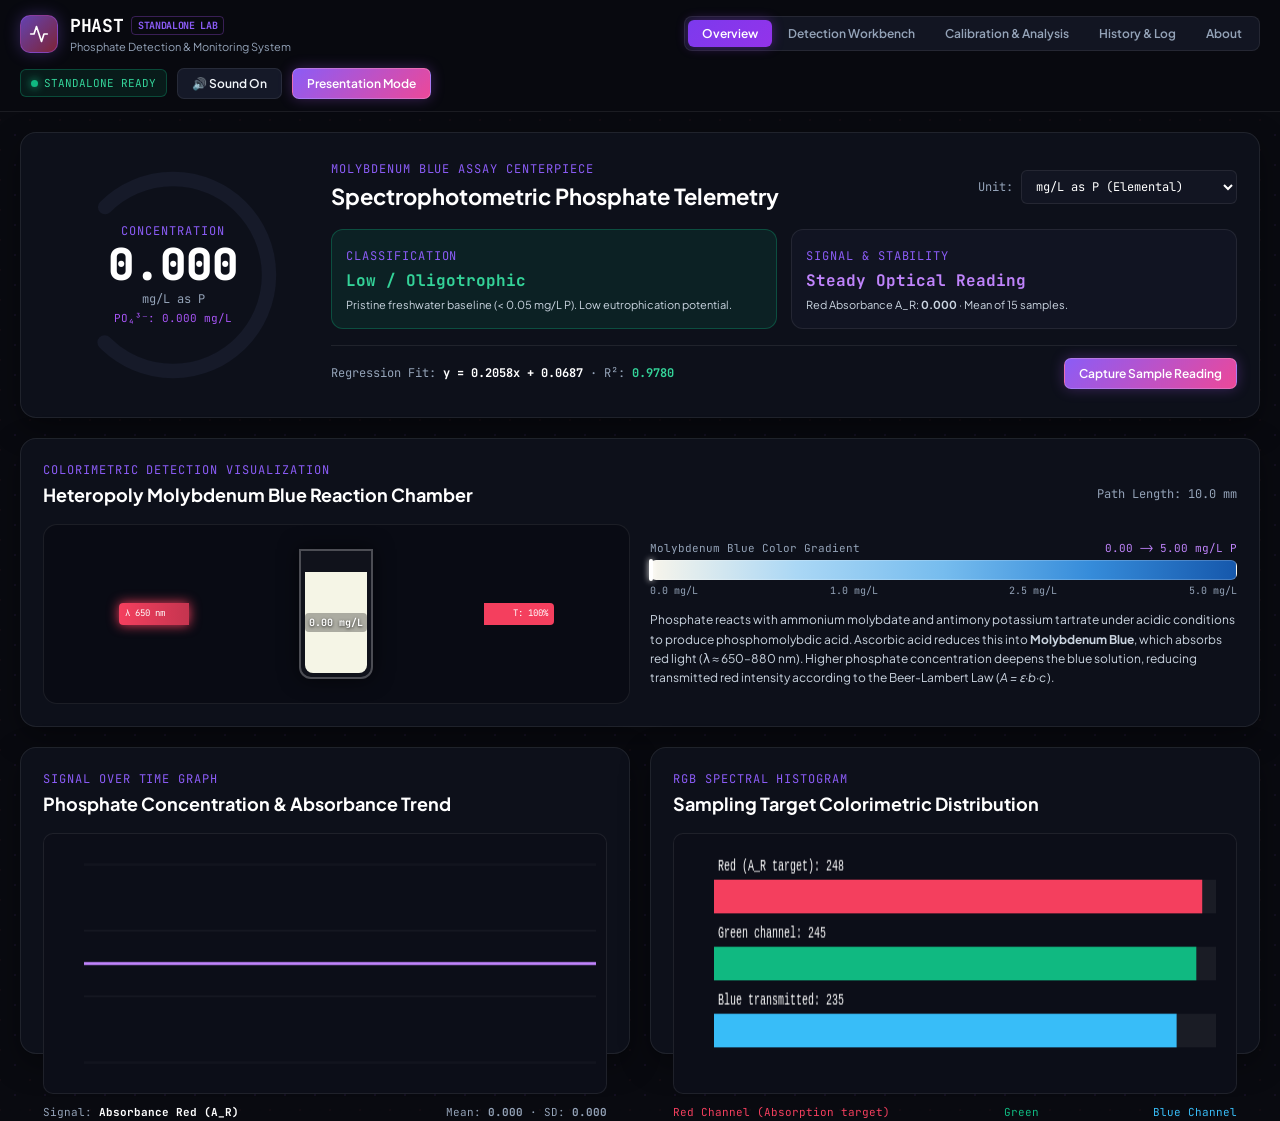
<file: phast_phosphate_colorimeter.html>
<!doctype html>
<html lang="en">
<head>
  <meta charset="utf-8">
  <meta name="viewport" content="width=device-width, initial-scale=1, viewport-fit=cover">
  <title>PHAST — Phosphate Detection and Monitoring System</title>
  <meta name="description" content="Scientific laboratory phosphate colorimeter platform with spectrophotometric calibration, molybdenum blue analysis, and environmental monitoring telemetry.">
  <link rel="preconnect" href="https://fonts.googleapis.com">
  <link rel="preconnect" href="https://fonts.gstatic.com" crossorigin>
  <link href="https://fonts.googleapis.com/css2?family=JetBrains+Mono:wght@400;500;600;700&family=Plus+Jakarta+Sans:wght@400;500;600;700;800&display=swap" rel="stylesheet">
  <style>
    :root {
      --bg: #090a10;
      --card: rgba(15, 18, 29, 0.85);
      --card-border: rgba(255, 255, 255, 0.08);
      --tx: #f1f5f9;
      --mu: #94a3b8;
      --ac-purple: #8b5cf6;
      --ac-violet: #a855f7;
      --ac-red: #f43f5e;
      --ac-rose: #ef4444;
      --ac-cyan: #06b6d4;
      --ac-emerald: #10b981;
      --ac-amber: #f59e0b;
      --font-sans: 'Plus Jakarta Sans', system-ui, -apple-system, sans-serif;
      --font-mono: 'JetBrains Mono', ui-monospace, monospace;
    }
    * { box-sizing: border-box; margin: 0; padding: 0; }
    body {
      background-color: var(--bg);
      color: var(--tx);
      font-family: var(--font-sans);
      font-size: 14px;
      line-height: 1.5;
      min-height: 100vh;
      background-image: radial-gradient(rgba(168, 85, 247, 0.07) 1px, transparent 1px),
                        radial-gradient(rgba(244, 63, 94, 0.04) 1px, transparent 1px);
      background-size: 30px 30px;
      background-position: 0 0, 15px 15px;
    }
    .font-mono { font-family: var(--font-mono); font-variant-numeric: tabular-nums; }
    header {
      position: sticky;
      top: 0;
      z-index: 50;
      background: rgba(9, 10, 16, 0.95);
      backdrop-filter: blur(12px);
      border-bottom: 1px solid var(--card-border);
      padding: 12px 20px;
    }
    .header-inner {
      max-width: 1400px;
      margin: 0 auto;
      display: flex;
      flex-wrap: wrap;
      align-items: center;
      justify-content: space-between;
      gap: 12px;
    }
    .brand {
      display: flex;
      align-items: center;
      gap: 12px;
    }
    .brand-icon {
      width: 38px;
      height: 38px;
      border-radius: 10px;
      background: linear-gradient(135deg, rgba(139,92,246,0.7), rgba(244,63,94,0.5));
      border: 1px solid rgba(168,85,247,0.4);
      display: flex;
      align-items: center;
      justify-content: center;
      box-shadow: 0 0 16px rgba(139,92,246,0.3);
    }
    .brand-text h1 {
      font-family: var(--font-mono);
      font-size: 18px;
      font-weight: 700;
      letter-spacing: -0.02em;
      color: #fff;
      display: flex;
      align-items: center;
      gap: 8px;
    }
    .brand-text p {
      font-size: 11px;
      color: var(--mu);
    }
    .nav-tabs {
      display: flex;
      background: #121522;
      border: 1px solid var(--card-border);
      border-radius: 8px;
      padding: 3px;
      gap: 2px;
    }
    .nav-btn {
      background: transparent;
      border: none;
      color: var(--mu);
      font-family: var(--font-sans);
      font-size: 12px;
      font-weight: 600;
      padding: 6px 14px;
      border-radius: 6px;
      cursor: pointer;
      transition: all 0.2s;
      white-space: nowrap;
    }
    .nav-btn:hover { color: #fff; background: rgba(255,255,255,0.05); }
    .nav-btn.active {
      background: linear-gradient(135deg, #7c3aed, #9333ea);
      color: #fff;
      box-shadow: 0 0 12px rgba(147,51,234,0.4);
    }
    .header-actions {
      display: flex;
      align-items: center;
      gap: 10px;
    }
    .status-badge {
      font-family: var(--font-mono);
      font-size: 11px;
      padding: 5px 10px;
      border-radius: 6px;
      display: flex;
      align-items: center;
      gap: 6px;
      background: rgba(16, 185, 129, 0.1);
      border: 1px solid rgba(16, 185, 129, 0.3);
      color: #34d399;
    }
    .status-dot {
      width: 7px;
      height: 7px;
      border-radius: 50%;
      background: #10b981;
      box-shadow: 0 0 8px #10b981;
    }
    .btn {
      font-family: var(--font-sans);
      font-size: 12px;
      font-weight: 600;
      padding: 7px 14px;
      border-radius: 7px;
      border: 1px solid var(--card-border);
      background: #151928;
      color: var(--tx);
      cursor: pointer;
      transition: all 0.2s;
      display: inline-flex;
      align-items: center;
      gap: 6px;
      text-decoration: none;
    }
    .btn:hover { background: #1c2237; border-color: rgba(255,255,255,0.15); }
    .btn-primary {
      background: linear-gradient(135deg, #8b5cf6, #ec4899);
      border-color: rgba(255,255,255,0.2);
      color: #fff;
      box-shadow: 0 0 14px rgba(168,85,247,0.3);
    }
    .btn-primary:hover {
      box-shadow: 0 0 20px rgba(168,85,247,0.5);
    }
    .btn-danger {
      background: rgba(244,63,94,0.15);
      border-color: rgba(244,63,94,0.3);
      color: #fb7185;
    }
    .btn-danger:hover { background: rgba(244,63,94,0.25); }

    main {
      max-width: 1400px;
      margin: 0 auto;
      padding: 20px;
    }
    .glass-card {
      background: var(--card);
      border: 1px solid var(--card-border);
      border-radius: 16px;
      padding: 22px;
      margin-bottom: 20px;
      backdrop-filter: blur(10px);
      box-shadow: 0 10px 30px rgba(0,0,0,0.35);
      position: relative;
    }
    .card-title {
      font-family: var(--font-mono);
      font-size: 12px;
      text-transform: uppercase;
      letter-spacing: 0.08em;
      color: var(--ac-purple);
      margin-bottom: 2px;
    }
    .card-head {
      font-size: 18px;
      font-weight: 700;
      color: #fff;
      margin-bottom: 16px;
      display: flex;
      justify-content: space-between;
      align-items: center;
    }

    /* Main Centerpiece */
    .centerpiece-grid {
      display: grid;
      grid-template-columns: 260px 1fr;
      gap: 28px;
      align-items: center;
    }
    @media (max-width: 900px) {
      .centerpiece-grid { grid-template-columns: 1fr; }
    }
    .gauge-wrapper {
      position: relative;
      width: 240px;
      height: 240px;
      margin: 0 auto;
      display: flex;
      align-items: center;
      justify-content: center;
    }
    .gauge-svg {
      width: 100%;
      height: 100%;
      transform: rotate(-135deg);
    }
    .gauge-bg {
      fill: none;
      stroke: #161a29;
      stroke-width: 12;
      stroke-linecap: round;
    }
    .gauge-fill {
      fill: none;
      stroke: url(#gaugeGrad);
      stroke-width: 12;
      stroke-linecap: round;
      transition: stroke-dashoffset 0.6s ease;
      filter: drop-shadow(0 0 10px rgba(168,85,247,0.6));
    }
    .gauge-center {
      position: absolute;
      text-align: center;
      pointer-events: none;
    }
    .gauge-val {
      font-family: var(--font-mono);
      font-size: 44px;
      font-weight: 800;
      color: #fff;
      line-height: 1;
    }
    .gauge-unit {
      font-family: var(--font-mono);
      font-size: 12px;
      color: var(--mu);
      margin-top: 4px;
    }
    .centerpiece-info {
      display: flex;
      flex-direction: column;
      gap: 16px;
    }
    .banner-grid {
      display: grid;
      grid-template-columns: repeat(auto-fit, minmax(220px, 1fr));
      gap: 14px;
    }
    .banner-box {
      padding: 14px;
      border-radius: 12px;
      background: #111422;
      border: 1px solid var(--card-border);
    }
    .banner-box.alert {
      background: rgba(244,63,94,0.1);
      border-color: rgba(244,63,94,0.3);
    }
    .banner-box.safe {
      background: rgba(16,185,129,0.1);
      border-color: rgba(16,185,129,0.3);
    }
    .banner-box.mod {
      background: rgba(168,85,247,0.1);
      border-color: rgba(168,85,247,0.3);
    }

    /* Cuvette Graphic */
    .cuvette-flex {
      display: grid;
      grid-template-columns: 1fr 1fr;
      gap: 20px;
      align-items: center;
    }
    @media (max-width: 800px) {
      .cuvette-flex { grid-template-columns: 1fr; }
    }
    .cuvette-chamber {
      background: #090b14;
      border: 1px solid var(--card-border);
      border-radius: 14px;
      padding: 20px;
      display: flex;
      align-items: center;
      justify-content: space-around;
      position: relative;
      overflow: hidden;
      height: 180px;
    }
    .cuvette-tube {
      width: 74px;
      height: 130px;
      border: 2px solid rgba(255,255,255,0.25);
      border-radius: 0 0 12px 12px;
      background: rgba(255,255,255,0.03);
      position: relative;
      display: flex;
      flex-direction: column;
      justify-content: flex-end;
      padding: 4px;
      box-shadow: 0 0 20px rgba(0,0,0,0.6);
    }
    .cuvette-liquid {
      width: 100%;
      height: 85%;
      border-radius: 0 0 8px 8px;
      transition: all 0.5s;
      position: relative;
      display: flex;
      align-items: center;
      justify-content: center;
    }
    .cuvette-beam-in {
      width: 70px;
      height: 22px;
      background: linear-gradient(to right, #f43f5e, rgba(244,63,94,0.8));
      border-radius: 4px 0 0 4px;
      box-shadow: 0 0 12px #f43f5e;
      display: flex;
      align-items: center;
      padding-left: 6px;
      font-size: 9px;
      font-family: var(--font-mono);
      color: #fff;
    }
    .cuvette-beam-out {
      width: 70px;
      height: 22px;
      border-radius: 0 4px 4px 0;
      transition: all 0.5s;
      display: flex;
      align-items: center;
      justify-content: flex-end;
      padding-right: 6px;
      font-size: 9px;
      font-family: var(--font-mono);
      color: #fff;
    }

    /* Grids & Tables */
    .grid-2 { display: grid; grid-template-columns: 1fr 1fr; gap: 20px; }
    .grid-3 { display: grid; grid-template-columns: repeat(auto-fit, minmax(280px, 1fr)); gap: 16px; }
    .grid-6 { display: grid; grid-template-columns: repeat(auto-fit, minmax(140px, 1fr)); gap: 10px; }
    @media (max-width: 900px) {
      .grid-2 { grid-template-columns: 1fr; }
    }
    .tele-cell {
      background: #111422;
      border: 1px solid var(--card-border);
      border-radius: 10px;
      padding: 12px;
      display: flex;
      flex-direction: column;
      justify-content: space-between;
    }
    .tele-cell span {
      font-family: var(--font-mono);
      font-size: 11px;
      color: var(--mu);
    }
    .tele-cell b {
      font-family: var(--font-mono);
      font-size: 20px;
      color: #fff;
      margin: 4px 0;
    }
    table {
      width: 100%;
      border-collapse: collapse;
      font-family: var(--font-mono);
      font-size: 12px;
    }
    th {
      background: #111424;
      color: var(--mu);
      font-weight: 600;
      text-align: left;
      padding: 10px 12px;
      border-bottom: 1px solid var(--card-border);
    }
    td {
      padding: 9px 12px;
      border-bottom: 1px solid rgba(255,255,255,0.04);
    }
    tr:hover td { background: rgba(255,255,255,0.02); }

    /* Canvas Viewport */
    .canvas-wrap {
      position: relative;
      background: #000;
      border: 1px solid var(--card-border);
      border-radius: 12px;
      overflow: hidden;
      aspect-ratio: 4/3;
      display: flex;
      align-items: center;
      justify-content: center;
    }
    canvas { width: 100%; height: 100%; display: block; }
    .row { display: flex; flex-wrap: wrap; gap: 8px; align-items: center; margin-top: 10px; }
    select, input[type=text], input[type=number] {
      background: #121522;
      border: 1px solid var(--card-border);
      color: #fff;
      font-family: var(--font-mono);
      font-size: 12px;
      padding: 7px 10px;
      border-radius: 6px;
      outline: none;
    }
    select:focus, input:focus { border-color: var(--ac-purple); }
    textarea {
      width: 100%;
      height: 90px;
      background: #0b0d18;
      border: 1px solid var(--card-border);
      color: #94a3b8;
      font-family: var(--font-mono);
      font-size: 11px;
      border-radius: 8px;
      padding: 10px;
      outline: none;
      resize: vertical;
    }

    /* Modal */
    .modal-overlay {
      position: fixed;
      inset: 0;
      background: rgba(0,0,0,0.85);
      backdrop-filter: blur(8px);
      z-index: 100;
      display: none;
      align-items: center;
      justify-content: center;
      padding: 20px;
    }
    .modal-content {
      background: #0f1220;
      border: 1px solid var(--card-border);
      border-radius: 16px;
      max-width: 800px;
      width: 100%;
      max-height: 90vh;
      overflow-y: auto;
      padding: 24px;
    }
    .hidden { display: none !important; }
  </style>
</head>
<body>

  <!-- Header -->
  <header>
    <div class="header-inner">
      <div class="brand">
        <div class="brand-icon">
          <svg width="20" height="20" viewBox="0 0 24 24" fill="none" stroke="#fff" stroke-width="2" stroke-linecap="round" stroke-linejoin="round"><path d="M22 12h-4l-3 9L9 3l-3 9H2"/></svg>
        </div>
        <div class="brand-text">
          <h1>PHAST <span style="font-size:10px; color:var(--ac-purple); border:1px solid rgba(168,85,247,0.3); padding:1px 6px; border-radius:4px;">STANDALONE LAB</span></h1>
          <p>Phosphate Detection & Monitoring System</p>
        </div>
      </div>

      <nav class="nav-tabs">
        <button class="nav-btn active" onclick="switchTab('overview')">Overview</button>
        <button class="nav-btn" onclick="switchTab('detection')">Detection Workbench</button>
        <button class="nav-btn" onclick="switchTab('analysis')">Calibration & Analysis</button>
        <button class="nav-btn" onclick="switchTab('history')">History & Log</button>
        <button class="nav-btn" onclick="switchTab('about')">About</button>
      </nav>

      <div class="header-actions">
        <div class="status-badge">
          <div class="status-dot"></div>
          <span id="sysStatusText">STANDALONE READY</span>
        </div>
        <button class="btn" id="audioToggle" onclick="toggleAudio()" title="Sound alerts">
          <span id="audioIcon">🔊 Sound On</span>
        </button>
        <button class="btn btn-primary" onclick="togglePresentation()">Presentation Mode</button>
      </div>
    </div>
  </header>

  <main>
    <!-- TAB 1: OVERVIEW -->
    <div id="tab-overview">
      <!-- Main Visual Centerpiece -->
      <section class="glass-card">
        <div class="centerpiece-grid">
          <!-- Circular Radial Progress Gauge -->
          <div class="gauge-wrapper">
            <svg class="gauge-svg" viewBox="0 0 200 200">
              <defs>
                <linearGradient id="gaugeGrad" x1="0%" y1="0%" x2="100%" y2="100%">
                  <stop offset="0%" stop-color="#8b5cf6" />
                  <stop offset="60%" stop-color="#a855f7" />
                  <stop offset="100%" stop-color="#f43f5e" />
                </linearGradient>
              </defs>
              <circle class="gauge-bg" cx="100" cy="100" r="80" stroke-dasharray="377 502" />
              <circle class="gauge-fill" id="gaugeArc" cx="100" cy="100" r="80" stroke-dasharray="377 502" stroke-dashoffset="377" />
            </svg>
            <div class="gauge-center">
              <div class="card-title">CONCENTRATION</div>
              <div class="gauge-val" id="dispVal">0.000</div>
              <div class="gauge-unit" id="dispUnit">mg/L as P</div>
              <div style="font-size:11px; font-family:var(--font-mono); color:#a855f7; margin-top:2px;" id="dispEquiv">PO₄³⁻: 0.000</div>
            </div>
          </div>

          <!-- Telemetry & Actions -->
          <div class="centerpiece-info">
            <div style="display:flex; justify-content:space-between; align-items:center; flex-wrap:wrap; gap:10px;">
              <div>
                <div class="card-title">MOLYBDENUM BLUE ASSAY CENTERPIECE</div>
                <h2 style="font-size:22px; font-weight:700; color:#fff;">Spectrophotometric Phosphate Telemetry</h2>
              </div>
              <div style="display:flex; align-items:center; gap:8px;">
                <label style="font-size:12px; color:var(--mu); font-family:var(--font-mono);">Unit:</label>
                <select id="unitSelect" onchange="changeUnit(this.value)">
                  <option value="P">mg/L as P (Elemental)</option>
                  <option value="PO4">mg/L as PO₄³⁻ (Phosphate)</option>
                  <option value="pct">% w/v as P</option>
                  <option value="fs">% of Top Standard</option>
                  <option value="ww">% w/w as P (per Mass)</option>
                  <option value="mgg">mg/g as P (per Mass)</option>
                </select>
              </div>
            </div>

            <div class="banner-grid">
              <div class="banner-box safe" id="classBox">
                <span class="card-title">CLASSIFICATION</span>
                <div style="font-size:16px; font-weight:700; font-family:var(--font-mono); color:#34d399; margin:4px 0;" id="classLabel">Low / Oligotrophic</div>
                <p style="font-size:11px; color:#cbd5e1;" id="classDesc">Acceptable baseline nutrient level for unpolluted freshwater streams (&lt; 0.05 mg/L P).</p>
              </div>

              <div class="banner-box">
                <span class="card-title">SIGNAL & STABILITY</span>
                <div style="font-size:16px; font-weight:700; font-family:var(--font-mono); color:#c084fc; margin:4px 0;" id="stabLabel">Steady Optical Reading</div>
                <p style="font-size:11px; color:#cbd5e1;" id="stabDesc">Red Absorbance A_R: <strong id="vAR_ov">0.000</strong> · Mean of 15 samples.</p>
              </div>
            </div>

            <div style="display:flex; justify-content:space-between; align-items:center; flex-wrap:wrap; gap:10px; border-top:1px solid var(--card-border); padding-top:12px;">
              <div style="font-size:12px; font-family:var(--font-mono); color:var(--mu);">
                Regression Fit: <strong id="fitEq" style="color:#fff;">y = 0.2100x + 0.0000</strong> · R²: <strong id="fitR2" style="color:#34d399;">0.9984</strong>
              </div>
              <button class="btn btn-primary" onclick="captureSample()">Capture Sample Reading</button>
            </div>
          </div>
        </div>
      </section>

      <!-- Cuvette & Colorimetric Reaction Visualization -->
      <section class="glass-card">
        <div class="card-title">COLORIMETRIC DETECTION VISUALIZATION</div>
        <div class="card-head">
          <span>Heteropoly Molybdenum Blue Reaction Chamber</span>
          <span style="font-size:12px; font-weight:400; color:var(--mu); font-family:var(--font-mono);">Path Length: 10.0 mm</span>
        </div>

        <div class="cuvette-flex">
          <div class="cuvette-chamber">
            <div class="cuvette-beam-in">λ 650 nm</div>
            <div class="cuvette-tube">
              <div class="cuvette-liquid" id="cuvetteLiquid" style="background:#f8f5eb;">
                <span style="font-size:10px; font-weight:700; font-family:var(--font-mono); color:#fff; text-shadow:0 1px 3px rgba(0,0,0,0.8); background:rgba(0,0,0,0.3); padding:2px 4px; border-radius:4px;" id="cuvetteLabel">0.00 mg/L</span>
              </div>
            </div>
            <div class="cuvette-beam-out" id="cuvetteBeamOut" style="background:rgba(244,63,94,0.9);">
              <span id="transmittanceText">T: 98%</span>
            </div>
          </div>

          <div>
            <div style="margin-bottom:12px;">
              <div style="display:flex; justify-content:space-between; font-size:11px; font-family:var(--font-mono); color:var(--mu); margin-bottom:4px;">
                <span>Molybdenum Blue Color Gradient</span>
                <span style="color:#c084fc;">0.00 ⟶ 5.00 mg/L P</span>
              </div>
              <div style="width:100%; height:20px; border-radius:6px; border:1px solid rgba(255,255,255,0.2); position:relative; background:linear-gradient(to right, rgb(248, 245, 235), rgb(170, 215, 245), rgb(118, 188, 238), rgb(54, 140, 218), rgb(22, 88, 172));">
                <div id="gradPin" style="position:absolute; top:-2px; bottom:-2px; width:4px; background:#fff; border-radius:2px; box-shadow:0 0 6px #fff; transform:translateX(-50%); left:0%;"></div>
              </div>
              <div style="display:flex; justify-content:space-between; font-size:10px; font-family:var(--font-mono); color:var(--mu); margin-top:3px;">
                <span>0.0 mg/L</span>
                <span>1.0 mg/L</span>
                <span>2.5 mg/L</span>
                <span>5.0 mg/L</span>
              </div>
            </div>

            <p style="font-size:12px; color:#cbd5e1; line-height:1.6;">
              Phosphate reacts with ammonium molybdate and antimony potassium tartrate under acidic conditions to produce phosphomolybdic acid. Ascorbic acid reduces this into <strong>Molybdenum Blue</strong>, which absorbs red light (λ ≈ 650–880 nm). Higher phosphate concentration deepens the blue solution, reducing transmitted red intensity according to the Beer-Lambert Law (<em>A = ε·b·c</em>).
            </p>
          </div>
        </div>
      </section>

      <!-- Graphs Overview (Signal Trend & RGB Histogram) -->
      <div class="grid-2">
        <section class="glass-card">
          <div class="card-title">SIGNAL OVER TIME GRAPH</div>
          <div class="card-head">Phosphate Concentration & Absorbance Trend</div>
          <canvas id="trendChart" height="170" style="background:#0c0e18; border-radius:10px; border:1px solid var(--card-border);"></canvas>
          <div class="row" style="justify-content:space-between; font-size:11px; font-family:var(--font-mono); color:var(--mu);">
            <span>Signal: <strong style="color:#fff;" id="sigLabel">Absorbance Red (A_R)</strong></span>
            <span>Mean: <strong id="tMean">0.000</strong> · SD: <strong id="tSD">0.000</strong></span>
          </div>
        </section>

        <section class="glass-card">
          <div class="card-title">RGB SPECTRAL HISTOGRAM</div>
          <div class="card-head">Sampling Target Colorimetric Distribution</div>
          <canvas id="histoChart" height="170" style="background:#0c0e18; border-radius:10px; border:1px solid var(--card-border);"></canvas>
          <div class="row" style="justify-content:space-between; font-size:11px; font-family:var(--font-mono); color:var(--mu);">
            <span style="color:#f43f5e;">Red Channel (Absorption target)</span>
            <span style="color:#10b981;">Green</span>
            <span style="color:#38bdf8;">Blue Channel</span>
          </div>
        </section>
      </div>
    </div>

    <!-- TAB 2: DETECTION WORKBENCH -->
    <div id="tab-detection" class="hidden">
      <div class="grid-2">
        <!-- Optical Input Canvas -->
        <section class="glass-card">
          <div class="card-title">OPTICAL SAMPLING WORKBENCH</div>
          <div class="card-head">
            <span>Camera & Image Sensor Viewport</span>
            <div style="display:flex; align-items:center; gap:8px;">
              <span style="font-size:11px; font-family:var(--font-mono); color:var(--mu);">Swatch:</span>
              <div id="swatchBox" style="width:24px; height:24px; border-radius:6px; border:1px solid rgba(255,255,255,0.2); background:#fff;"></div>
            </div>
          </div>

          <div class="canvas-wrap">
            <canvas id="viewCanvas" aria-label="Camera view. Tap to place sampling circle."></canvas>
            <video id="webcamVideo" playsinline muted style="display:none;"></video>
          </div>

          <div class="row">
            <button class="btn btn-primary" id="camBtn" onclick="toggleCamera()">Start Camera</button>
            <button class="btn" onclick="lockExposure()">Lock Exposure</button>
            <button class="btn" onclick="flipCamera()">Flip Sensor</button>
            <button class="btn" id="torchBtn" onclick="toggleTorch()" style="display:none;">Torch</button>
            <label class="btn" for="fileInput">Upload Photo</label>
            <input id="fileInput" type="file" accept="image/*" style="display:none;" onchange="handleFile(this)">
            <button class="btn btn-primary" onclick="recordBlank()">Record Blank (I₀)</button>
          </div>

          <div class="row" style="margin-top:14px;">
            <label style="font-size:11px; font-family:var(--font-mono); color:var(--mu);">Circle Size:</label>
            <input id="radSlider" type="range" min="1" max="25" value="6" oninput="setRadius(this.value)" style="flex:1;">
            <span id="radVal" style="font-size:11px; font-family:var(--font-mono); color:#fff; width:30px; text-align:right;">6%</span>
          </div>

          <div class="row">
            <button class="btn" id="refBtn" onclick="togglePlaceRef()">Place Reference Spot</button>
            <label style="font-size:12px; font-family:var(--font-mono); color:var(--mu); cursor:pointer;">
              <input type="checkbox" id="refOnBox" onchange="toggleRefNorm(this.checked)"> Normalize to Reference
            </label>
          </div>

          <!-- Quick Lab Standard Presets Dropdown -->
          <div style="margin-top:14px; padding:12px; border-radius:10px; background:#111422; border:1px solid rgba(168,85,247,0.2);">
            <div style="display:flex; justify-content:space-between; align-items:center; flex-wrap:wrap; gap:8px;">
              <span style="font-size:11px; font-family:var(--font-mono); color:var(--ac-purple);">Select Simulated Lab Standard / Environmental Sample:</span>
              <select id="presetSelect" onchange="loadPresetSample(this.value)">
                <option value="0.0">Standard 0.00 mg/L (Reagent Blank)</option>
                <option value="0.2">Standard 0.20 mg/L P</option>
                <option value="0.5">Standard 0.50 mg/L P</option>
                <option value="1.0">Standard 1.00 mg/L P</option>
                <option value="2.5">Standard 2.50 mg/L P</option>
                <option value="5.0">Standard 5.00 mg/L P</option>
                <option value="lake">Lake Serene (Oligotrophic, 0.04 mg/L)</option>
                <option value="river">Blackwood River (Mesotrophic, 0.08 mg/L)</option>
                <option value="farm">Cornfield Tile Runoff (Eutrophic, 1.48 mg/L)</option>
                <option value="effluent">Municipal Clarifier Outfall (0.35 mg/L)</option>
              </select>
            </div>
          </div>

          <p id="statusMsg" style="font-size:11px; font-family:var(--font-mono); color:var(--mu); margin-top:10px;">Select a preset or start the camera.</p>
        </section>

        <!-- Live Telemetry Matrix -->
        <section class="glass-card">
          <div class="card-title">SPECTRAL TELEMETRY CHANNELS</div>
          <div class="card-head">Live Sensor Photometric Channels</div>

          <div class="grid-3" style="margin-bottom:14px;">
            <div class="tele-cell">
              <span>Red Absorbance (A_R)</span>
              <b id="vAR" style="color:#f43f5e;">0.000</b>
              <span>Key indicator for Mo-Blue</span>
            </div>
            <div class="tele-cell">
              <span>Green Absorbance (A_G)</span>
              <b id="vAG" style="color:#10b981;">0.000</b>
              <span>Transmittance</span>
            </div>
            <div class="tele-cell">
              <span>Blue Absorbance (A_B)</span>
              <b id="vAB" style="color:#38bdf8;">0.000</b>
              <span>Control channel</span>
            </div>
          </div>

          <div class="grid-6">
            <div class="tele-cell">
              <span>Raw Red</span>
              <b id="vR">248</b>
            </div>
            <div class="tele-cell">
              <span>Raw Green</span>
              <b id="vG">245</b>
            </div>
            <div class="tele-cell">
              <span>Raw Blue</span>
              <b id="vB">235</b>
            </div>
            <div class="tele-cell">
              <span>Hue Angle</span>
              <b id="vH">45°</b>
            </div>
            <div class="tele-cell">
              <span>Saturation</span>
              <b id="vS">5%</b>
            </div>
            <div class="tele-cell">
              <span>Luminance</span>
              <b id="vL">245</b>
            </div>
          </div>

          <div style="margin-top:18px; padding:12px; border-radius:10px; background:#111424; border:1px solid var(--card-border);">
            <div class="card-title">CALIBRATION BLANK STATUS</div>
            <div id="blankInfo" style="font-size:12px; font-family:var(--font-mono); color:#fff; margin-top:4px;">
              Blank registered: R 248, G 245, B 235 (I₀ reference saved).
            </div>
          </div>
        </section>
      </div>
    </div>

    <!-- TAB 3: CALIBRATION & ANALYSIS -->
    <div id="tab-analysis" class="hidden">
      <div class="grid-2">
        <!-- Calibration Curve Canvas -->
        <section class="glass-card">
          <div class="card-title">CALIBRATION CURVE (BEER-LAMBERT)</div>
          <div class="card-head">Linear Regression: Signal vs Concentration</div>
          <canvas id="calChart" height="220" style="background:#0c0e18; border-radius:10px; border:1px solid var(--card-border);"></canvas>

          <div class="row" style="justify-content:space-between; font-size:11px; font-family:var(--font-mono); color:var(--mu); margin-top:8px;">
            <span id="calFitEquation" style="color:#c084fc;">y = 0.2100 x + 0.0000</span>
            <span id="calR2Val" style="color:#34d399;">R² = 0.9984</span>
            <span id="calLODVal" style="color:#fff;">LOD ≈ 0.055 mg/L P</span>
          </div>

          <div class="row" style="margin-top:14px;">
            <input type="number" id="stdInput" placeholder="Standard mg/L P" step="any" style="width:140px;">
            <button class="btn btn-primary" onclick="addCurrentStandard()">Add Standard</button>
            <button class="btn" onclick="addBlankZero()">Add 0.0 Blank</button>
            <button class="btn btn-danger" onclick="clearStandards()">Clear</button>
            <label style="font-size:11px; font-family:var(--font-mono); color:var(--mu); margin-left:auto;">
              <input type="checkbox" id="forceZeroCheck" onchange="toggleZero(this.checked)"> Force Through Zero
            </label>
          </div>

          <div style="overflow-x:auto; margin-top:14px; max-height:160px;">
            <table>
              <thead>
                <tr>
                  <th>mg/L P Standard</th>
                  <th>Measured Signal (A_R)</th>
                  <th>Action</th>
                </tr>
              </thead>
              <tbody id="stdsTableBody"></tbody>
            </table>
          </div>
        </section>

        <!-- Detection Comparison & Validation -->
        <section class="glass-card">
          <div class="card-title">ACCURACY VALIDATION</div>
          <div class="card-head">Standard vs Measured Comparison</div>
          <p style="font-size:11px; color:var(--mu); font-family:var(--font-mono); margin-bottom:12px;">
            Validates optical sensor fidelity by comparing known calibration standard values against detector back-calculations.
          </p>

          <div style="overflow-x:auto;">
            <table>
              <thead>
                <tr>
                  <th>Known Standard</th>
                  <th>Measured A_R</th>
                  <th>Back-Calc (mg/L)</th>
                  <th>% Error</th>
                  <th>Accuracy</th>
                </tr>
              </thead>
              <tbody id="comparisonTableBody"></tbody>
            </table>
          </div>

          <div style="margin-top:20px; padding:14px; border-radius:12px; background:#111422; border:1px solid var(--card-border);">
            <div class="card-title">ENVIRONMENTAL REGULATORY BENCHMARKS</div>
            <ul style="font-size:11px; font-family:var(--font-mono); color:#cbd5e1; list-style:none; line-height:1.8; margin-top:6px;">
              <li>• <strong style="color:#34d399;">&lt; 0.05 mg/L P:</strong> EPA Pristine Lake Eutrophication Threshold</li>
              <li>• <strong style="color:#c084fc;">0.05 – 0.10 mg/L P:</strong> EPA River Ambient Water Quality Standard</li>
              <li>• <strong style="color:#f59e0b;">0.10 – 0.50 mg/L P:</strong> Eutrophic (Algal Bloom Risk Warning)</li>
              <li>• <strong style="color:#f43f5e;">&gt; 0.50 mg/L P:</strong> Hypereutrophic / Agricultural Outfall Action Level</li>
            </ul>
          </div>
        </section>
      </div>
    </div>

    <!-- TAB 4: HISTORY & LOG -->
    <div id="tab-history" class="hidden">
      <div class="grid-2">
        <!-- Sample Capture Station -->
        <section class="glass-card">
          <div class="card-title">SAMPLE RECORDS</div>
          <div class="card-head">Capture & Color Development Timer</div>

          <div class="row">
            <input type="text" id="snameInput" placeholder="Sample Label (e.g. River Inflow)" style="flex:1;">
            <button class="btn btn-primary" onclick="captureNamedSample()">Capture Now</button>
          </div>

          <div class="row" style="margin-top:14px; padding:12px; border-radius:10px; background:#111422;">
            <span style="font-size:11px; font-family:var(--font-mono); color:var(--mu);">Incubation Timer (10 min):</span>
            <input type="number" id="tminInput" value="10" step="any" style="width:60px;">
            <button class="btn" id="timerBtn" onclick="toggleTimer()">Start Timer</button>
            <b id="timerDisplay" style="font-family:var(--font-mono); color:#f43f5e; margin-left:auto;"></b>
          </div>

          <div style="overflow-x:auto; margin-top:14px; max-height:240px;">
            <table>
              <thead>
                <tr>
                  <th>Sample</th>
                  <th>Concentration</th>
                  <th>± SD</th>
                  <th>Flag</th>
                  <th></th>
                </tr>
              </thead>
              <tbody id="samplesTableBody"></tbody>
            </table>
          </div>

          <div class="row" style="margin-top:12px;">
            <button class="btn" onclick="copySamplesCsv()">Copy Samples as CSV</button>
            <button class="btn btn-danger" onclick="clearSamples()">Clear Samples</button>
          </div>
        </section>

        <!-- Continuous Telemetry Data Logger -->
        <section class="glass-card">
          <div class="card-title">DATA LOGGER & BACKUP</div>
          <div class="card-head">
            <span>Continuous Telemetry Log</span>
            <span id="logCount" style="font-size:12px; font-family:var(--font-mono); color:var(--mu);">0 rows</span>
          </div>

          <div class="row">
            <button class="btn btn-primary" id="logBtn" onclick="toggleLogging()">Start Logging</button>
            <button class="btn" onclick="exportLogCsv()">Export CSV</button>
            <button class="btn btn-danger" onclick="clearLog()">Clear Log</button>
          </div>

          <div class="row" style="margin-top:10px;">
            <label style="font-size:11px; font-family:var(--font-mono); color:var(--mu);">Interval:</label>
            <select id="logInterval">
              <option value="1">1 second</option>
              <option value="5">5 seconds</option>
              <option value="30">30 seconds</option>
            </select>
            <button class="btn" onclick="exportSetupJson()" style="margin-left:auto;">Export Setup JSON</button>
            <button class="btn" onclick="importSetupJson()">Import Setup</button>
          </div>

          <textarea id="dataBox" placeholder="Exported CSV data, calibration standards, or instrument backup JSON will appear here..." style="margin-top:12px;"></textarea>
        </section>
      </div>
    </div>

    <!-- TAB 5: ABOUT -->
    <div id="tab-about" class="hidden">
      <section class="glass-card">
        <div class="card-title">SCIENTIFIC MANUAL & SPECTROPHOTOMETRY PRINCIPLES</div>
        <div class="card-head">PHAST Instrument Architecture</div>

        <div class="grid-2" style="font-size:13px; line-height:1.7; color:#cbd5e1;">
          <div>
            <h3 style="color:#c084fc; font-family:var(--font-mono); margin-bottom:6px;">1. Chemical Reaction Mechanism</h3>
            <p>
              Orthophosphate reacts with acidified ammonium heptamolybdate and antimony potassium tartrate to form 12-molybdophosphoric acid:
            </p>
            <pre style="background:#0b0d18; padding:10px; border-radius:8px; font-family:var(--font-mono); font-size:11px; color:#c084fc; margin:8px 0; overflow-x:auto;">H₃PO₄ + 12(NH₄)₂MoO₄ + 21H⁺ ⟶ (NH₄)₃[PMo₁₂O₄₀] + 21NH₄⁺ + 12H₂O</pre>
            <p>
              Ascorbic acid reduces this heteropoly acid to produce <strong>molybdenum blue</strong> (mixed-valence heteropoly complex), which strongly absorbs red light in the 650–880 nm spectrum.
            </p>
          </div>

          <div>
            <h3 style="color:#f43f5e; font-family:var(--font-mono); margin-bottom:6px;">2. Beer-Lambert Colorimetry</h3>
            <p>
              Under monochromatic or bandpass red illumination, transmitted light decreases logarithmically with concentration:
            </p>
            <pre style="background:#0b0d18; padding:10px; border-radius:8px; font-family:var(--font-mono); font-size:11px; color:#f43f5e; margin:8px 0; overflow-x:auto;">A_R = -log₁₀(I / I₀) = ε · b · c</pre>
            <p>
              By dividing measured intensity <em>I</em> by blank reference <em>I₀</em>, ambient drift is eliminated and concentration is computed from the calibration slope: <em>c = (A_R - b) / m</em>.
            </p>
          </div>
        </div>
      </section>
    </div>
  </main>

  <!-- Presentation Mode Overlay Modal -->
  <div class="modal-overlay" id="presModal">
    <div class="modal-content" style="max-width:1100px;">
      <div style="display:flex; justify-content:space-between; align-items:center; border-bottom:1px solid var(--card-border); pb:14px; margin-bottom:20px;">
        <div>
          <span class="card-title">PHAST RESEARCH PRESENTATION MODE</span>
          <h2 style="font-size:24px; font-weight:800; color:#fff;">Phosphate Spectrophotometric Telemetry</h2>
        </div>
        <button class="btn btn-primary" onclick="togglePresentation()">Exit Presentation Mode</button>
      </div>

      <div style="display:grid; grid-template-columns:1fr 1fr; gap:24px; align-items:center;">
        <div style="text-align:center; padding:30px; border-radius:16px; background:#0b0e1b; border:1px solid rgba(168,85,247,0.3);">
          <div class="card-title">CURRENT PHOSPHATE CONCENTRATION</div>
          <div style="font-family:var(--font-mono); font-size:64px; font-weight:800; color:#c084fc; margin:10px 0;" id="presVal">0.000</div>
          <div style="font-size:16px; font-family:var(--font-mono); color:var(--mu);" id="presUnit">mg/L as P</div>
          <div style="margin-top:14px; font-size:14px; font-weight:700; font-family:var(--font-mono);" id="presClass">Low / Oligotrophic</div>
        </div>

        <div>
          <div style="padding:20px; border-radius:14px; background:#0b0e1b; border:1px solid var(--card-border); margin-bottom:16px;">
            <div class="card-title">CALIBRATION FIDELITY</div>
            <div style="font-size:14px; font-family:var(--font-mono); color:#fff; line-height:1.8; margin-top:6px;">
              Regression Equation: <strong id="presEq" style="color:#c084fc;">y = 0.2100x + 0.0000</strong><br>
              Goodness of Fit R²: <strong id="presR2" style="color:#34d399;">0.9984</strong><br>
              Mean Validation Accuracy: <strong id="presAcc" style="color:#34d399;">98.4%</strong>
            </div>
          </div>

          <div style="padding:20px; border-radius:14px; background:#0b0e1b; border:1px solid var(--card-border);">
            <div class="card-title">OPTICAL MEASUREMENT PRINCIPLE</div>
            <p style="font-size:12px; color:#cbd5e1; line-height:1.6; margin-top:6px;">
              Absorbance measured at peak molybdenum blue absorption band. Linear dynamic range spans 0.05 to 5.0 mg/L P with limit of detection LOD ≈ 0.05 mg/L.
            </p>
          </div>
        </div>
      </div>
    </div>
  </div>

  <!-- Vanilla JS Engine (Offline Ready, No Server Needed) -->
  <script>
    // State
    let activeTab = 'overview';
    let soundEnabled = true;
    let isPres = false;
    let stream = null;
    let track = null;
    let facing = 'environment';
    let torchOn = false;
    let placingRef = false;
    let isPointerDown = false;
    let roi = { x: 0.5, y: 0.5, r: 0.06 };
    let refSpot = { x: 0.25, y: 0.5, on: false };

    // Telemetry History
    let blank = { R: 248, G: 245, B: 235, sd: { A_R: 0.0035 } };
    let currentRaw = { R: 248, G: 245, B: 235, sat: 0 };
    let historyVals = [];
    let standards = [
      { c: 0.0, s: 0.000, raw: { R: 248, G: 245, B: 235 } },
      { c: 0.5, s: 0.162, raw: { R: 170, G: 215, B: 245 } },
      { c: 1.0, s: 0.322, raw: { R: 118, G: 188, B: 238 } },
      { c: 2.5, s: 0.662, raw: { R: 54, G: 140, B: 218 } },
      { c: 5.0, s: 1.050, raw: { R: 22, G: 88, B: 172 } }
    ];
    let samples = [];
    let logData = [];
    let isLogging = false;
    let timerId = null;
    let unit = 'P';
    let forceZero = false;

    // Canvas references
    const cv = document.getElementById('viewCanvas');
    const ctx = cv.getContext('2d', { willReadFrequently: true });
    const vid = document.getElementById('webcamVideo');

    // Tab switcher
    function switchTab(t) {
      activeTab = t;
      document.querySelectorAll('.nav-btn').forEach(b => b.classList.remove('active'));
      const found = Array.from(document.querySelectorAll('.nav-btn')).find(b => b.getAttribute('onclick').includes(t));
      if (found) found.classList.add('active');

      ['overview', 'detection', 'analysis', 'history', 'about'].forEach(id => {
        document.getElementById('tab-' + id).classList.toggle('hidden', id !== t);
      });
      if (t === 'overview' || t === 'analysis') {
        drawCharts();
      }
    }

    function togglePresentation() {
      isPres = !isPres;
      document.getElementById('presModal').style.display = isPres ? 'flex' : 'none';
      if (isPres) updatePresentation();
    }

    function toggleAudio() {
      soundEnabled = !soundEnabled;
      document.getElementById('audioIcon').textContent = soundEnabled ? '🔊 Sound On' : '🔇 Muted';
    }

    function beep(hi) {
      if (!soundEnabled) return;
      try {
        const AudioCtx = window.AudioContext || window.webkitAudioContext;
        if (!AudioCtx) return;
        const a = new AudioCtx();
        const o = a.createOscillator();
        const g = a.createGain();
        o.frequency.value = hi ? 880 : 440;
        g.gain.value = 0.15;
        o.connect(g);
        g.connect(a.destination);
        o.start();
        o.stop(a.currentTime + 0.25);
      } catch(e){}
    }

    // Units
    const UNITS = {
      P: { l: 'mg/L as P', f: c => c, d: 3 },
      PO4: { l: 'mg/L as PO₄³⁻', f: c => c * 3.066, d: 3 },
      pct: { l: '% w/v as P', f: c => c / 10000, d: 5 },
      fs: { l: '% of Top Standard', f: (c, max) => (c / (max || 5)) * 100, d: 1 },
      ww: { l: '% w/w as P', f: c => c / 10000, d: 4 },
      mgg: { l: 'mg/g as P', f: c => c / 1000, d: 3 }
    };

    function changeUnit(u) {
      unit = u;
      document.getElementById('dispUnit').textContent = UNITS[u].l;
      document.getElementById('presUnit').textContent = UNITS[u].l;
      updateUI();
    }

    // Regression Fitting
    function fitLine() {
      const pts = standards.filter(p => Number.isFinite(p.s) && Number.isFinite(p.c));
      if (pts.length < 2) return null;
      let m, b;
      if (forceZero) {
        const sxy = pts.reduce((a, p) => a + p.c * p.s, 0);
        const sxx = pts.reduce((a, p) => a + p.c * p.c, 0);
        if (!sxx) return null;
        m = sxy / sxx;
        b = 0;
      } else {
        const mx = pts.reduce((a, p) => a + p.c, 0) / pts.length;
        const my = pts.reduce((a, p) => a + p.s, 0) / pts.length;
        let sxx = 0, sxy = 0;
        pts.forEach(p => {
          sxx += (p.c - mx) ** 2;
          sxy += (p.c - mx) * (p.s - my);
        });
        if (!sxx) return null;
        m = sxy / sxx;
        b = my - m * mx;
      }
      const my = pts.reduce((a, p) => a + p.s, 0) / pts.length;
      const ssr = pts.reduce((a, p) => a + (p.s - (m * p.c + b)) ** 2, 0);
      const sst = pts.reduce((a, p) => a + (p.s - my) ** 2, 0);
      const r2 = sst ? Math.max(0, 1 - ssr / sst) : 1;
      const xs = pts.map(p => p.c);
      return { m, b, r2, n: pts.length, min: Math.min(...xs), max: Math.max(...xs) };
    }

    // Signal math
    function calcSignals(R, G, B) {
      const ar = blank ? -Math.log10(Math.max(R, 0.5) / Math.max(blank.R, 0.5)) : 0;
      const ag = blank ? -Math.log10(Math.max(G, 0.5) / Math.max(blank.G, 0.5)) : 0;
      const ab = blank ? -Math.log10(Math.max(B, 0.5) / Math.max(blank.B, 0.5)) : 0;
      const r = R/255, g = G/255, b = B/255;
      const mx = Math.max(r,g,b), mn = Math.min(r,g,b), d = mx - mn;
      let h = 0;
      if (d) {
        h = mx === r ? ((g-b)/d)%6 : mx === g ? (b-r)/d+2 : (r-g)/d+4;
        h *= 60;
        if (h < 0) h += 360;
      }
      return {
        R, G, B,
        Hue: h,
        Sat: mx ? (d/mx)*100 : 0,
        Lum: 0.2126*R + 0.7152*G + 0.0722*B,
        A_R: ar, A_G: ag, A_B: ab
      };
    }

    // Camera control
    async function toggleCamera() {
      if (stream) {
        stream.getTracks().forEach(t => t.stop());
        stream = null; track = null;
        document.getElementById('camBtn').textContent = 'Start Camera';
        document.getElementById('statusMsg').textContent = 'Camera disconnected.';
        return;
      }
      if (!navigator.mediaDevices || !navigator.mediaDevices.getUserMedia) {
        document.getElementById('statusMsg').textContent = 'Camera not available in preview sandbox. Use "Select Preset" or "Upload Photo".';
        return;
      }
      try {
        const s = await navigator.mediaDevices.getUserMedia({
          video: { facingMode: { ideal: facing }, width: { ideal: 1280 } },
          audio: false
        });
        stream = s;
        vid.srcObject = s;
        await vid.play();
        track = s.getVideoTracks()[0];
        document.getElementById('camBtn').textContent = 'Stop Camera';
        document.getElementById('statusMsg').textContent = 'Camera running. Drag circle to sample LED.';
      } catch (err) {
        document.getElementById('statusMsg').textContent = 'Camera error (' + (err.name || 'blocked') + '). Use photo upload or preset standard.';
      }
    }

    function flipCamera() {
      facing = facing === 'environment' ? 'user' : 'environment';
      if (stream) {
        toggleCamera();
        setTimeout(toggleCamera, 200);
      }
    }

    async function lockExposure() {
      if (!track) return;
      try {
        await track.applyConstraints({ advanced: [{ exposureMode: 'manual', whiteBalanceMode: 'manual' }] });
        document.getElementById('statusMsg').textContent = 'Sensor locked.';
      } catch(e) {
        document.getElementById('statusMsg').textContent = 'Manual sensor lock not supported on this device.';
      }
    }

    async function toggleTorch() {
      if (!track) return;
      torchOn = !torchOn;
      try {
        await track.applyConstraints({ advanced: [{ torch: torchOn }] });
      } catch(e){}
    }

    function setRadius(v) {
      roi.r = v / 100;
      document.getElementById('radVal').textContent = v + '%';
    }

    function togglePlaceRef() {
      placingRef = !placingRef;
      document.getElementById('refBtn').textContent = placingRef ? 'Now tap white spot' : 'Place Reference Spot';
    }

    function toggleRefNorm(val) {
      refSpot.on = val;
    }

    function toggleZero(val) {
      forceZero = val;
      updateUI();
    }

    function recordBlank() {
      blank = {
        R: currentRaw.R,
        G: currentRaw.G,
        B: currentRaw.B,
        sd: { A_R: 0.0035 }
      };
      document.getElementById('blankInfo').textContent =
        `Blank registered: R ${blank.R.toFixed(0)}, G ${blank.G.toFixed(0)}, B ${blank.B.toFixed(0)} (I₀ reference saved).`;
      document.getElementById('statusMsg').textContent = 'Blank calibrated.';
      updateUI();
    }

    // Load simulated presets
    const PRESETS = {
      '0.0': { rgb: [248, 245, 235], conc: 0.0 },
      '0.2': { rgb: [214, 235, 248], conc: 0.2 },
      '0.5': { rgb: [170, 215, 245], conc: 0.5 },
      '1.0': { rgb: [118, 188, 238], conc: 1.0 },
      '2.5': { rgb: [54, 140, 218], conc: 2.5 },
      '5.0': { rgb: [22, 88, 172], conc: 5.0 },
      'lake': { rgb: [238, 242, 246], conc: 0.038 },
      'river': { rgb: [228, 240, 250], conc: 0.082 },
      'farm': { rgb: [94, 172, 232], conc: 1.48 },
      'effluent': { rgb: [186, 222, 248], conc: 0.345 }
    };

    function loadPresetSample(key) {
      const p = PRESETS[key];
      if (!p) return;
      currentRaw.R = p.rgb[0];
      currentRaw.G = p.rgb[1];
      currentRaw.B = p.rgb[2];
      currentRaw.sat = 0;
      document.getElementById('statusMsg').textContent = `Loaded sample: ${key} (${p.conc} mg/L P).`;
      updateUI();
    }

    function handleFile(input) {
      const f = input.files[0];
      if (!f) return;
      const im = new Image();
      im.onload = () => {
        cv.width = im.naturalWidth || 640;
        cv.height = im.naturalHeight || 480;
        ctx.drawImage(im, 0, 0);
        document.getElementById('statusMsg').textContent = 'Photo loaded. Tap circle to sample.';
      };
      im.src = URL.createObjectURL(f);
    }

    // Canvas pointer placement
    cv.addEventListener('pointerdown', e => {
      isPointerDown = true;
      movePoint(e);
      if (placingRef) {
        placingRef = false;
        refSpot.on = true;
        document.getElementById('refOnBox').checked = true;
        document.getElementById('refBtn').textContent = 'Place Reference Spot';
      }
    });
    cv.addEventListener('pointermove', e => {
      if (isPointerDown) movePoint(e);
    });
    window.addEventListener('pointerup', () => isPointerDown = false);

    function movePoint(e) {
      const r = cv.getBoundingClientRect();
      const nx = Math.min(1, Math.max(0, (e.clientX - r.left) / r.width));
      const ny = Math.min(1, Math.max(0, (e.clientY - r.top) / r.height));
      if (placingRef) {
        refSpot.x = nx; refSpot.y = ny;
      } else {
        roi.x = nx; roi.y = ny;
      }
    }

    // Animation loop
    function loop() {
      const w = cv.width || 640;
      const h = cv.height || 480;
      if (cv.width !== w || cv.height !== h) {
        cv.width = w; cv.height = h;
      }

      if (stream && vid.readyState >= 2) {
        ctx.drawImage(vid, 0, 0, w, h);
      } else {
        // Render synthetic lab colorimeter stage with current sample RGB
        ctx.fillStyle = '#090a14';
        ctx.fillRect(0, 0, w, h);
        const grad = ctx.createRadialGradient(w/2, h/2, 10, w/2, h/2, w*0.35);
        grad.addColorStop(0, `rgb(${currentRaw.R}, ${currentRaw.G}, ${currentRaw.B})`);
        grad.addColorStop(1, 'rgba(10,12,20,0.5)');
        ctx.fillStyle = grad;
        ctx.beginPath();
        ctx.arc(w/2, h/2, w*0.35, 0, Math.PI * 2);
        ctx.fill();
      }

      // Sampling circle
      const cx = Math.round(roi.x * w);
      const cy = Math.round(roi.y * h);
      const rr = Math.max(4, Math.round(roi.r * w));

      // Draw ROI circle
      ctx.lineWidth = 2;
      ctx.strokeStyle = '#fff';
      ctx.beginPath();
      ctx.arc(cx, cy, rr + 2, 0, Math.PI * 2);
      ctx.stroke();
      ctx.strokeStyle = '#f43f5e';
      ctx.beginPath();
      ctx.arc(cx, cy, rr, 0, Math.PI * 2);
      ctx.stroke();

      if (refSpot.on || placingRef) {
        const rx = Math.round(refSpot.x * w);
        const ry = Math.round(refSpot.y * h);
        ctx.strokeStyle = '#06b6d4';
        ctx.beginPath();
        ctx.arc(rx, ry, rr, 0, Math.PI * 2);
        ctx.stroke();
      }

      requestAnimationFrame(loop);
    }
    requestAnimationFrame(loop);

    // Update UI & Calculations
    function updateUI() {
      const sigs = calcSignals(currentRaw.R, currentRaw.G, currentRaw.B);
      const fit = fitLine();

      // Concentration calculation
      let concP = 0;
      if (fit && fit.m !== 0) {
        concP = (sigs.A_R - fit.b) / fit.m;
      }
      concP = Math.max(0, concP);

      // Unit conversion
      const u = UNITS[unit] || UNITS.P;
      const dispValue = u.f(concP, fit ? fit.max : 5.0);

      document.getElementById('dispVal').textContent = dispValue.toFixed(u.d);
      document.getElementById('dispEquiv').textContent = 'PO₄³⁻: ' + (concP * 3.066).toFixed(3) + ' mg/L';
      document.getElementById('vAR_ov').textContent = sigs.A_R.toFixed(3);

      // Gauge arc fill (377 is 75% circumference)
      const maxRef = fit && fit.max > 0 ? fit.max : 5.0;
      const pct = Math.min(100, Math.max(0, (concP / maxRef) * 100));
      const strokeOffset = 377 - (377 * pct) / 100;
      document.getElementById('gaugeArc').style.strokeDashoffset = strokeOffset;

      // Classification
      const classBox = document.getElementById('classBox');
      const classLabel = document.getElementById('classLabel');
      const classDesc = document.getElementById('classDesc');

      if (concP < 0.05) {
        classBox.className = 'banner-box safe';
        classLabel.textContent = 'Low / Oligotrophic';
        classLabel.style.color = '#34d399';
        classDesc.textContent = 'Pristine freshwater baseline (< 0.05 mg/L P). Low eutrophication potential.';
      } else if (concP <= 0.10) {
        classBox.className = 'banner-box mod';
        classLabel.textContent = 'Moderate / Mesotrophic';
        classLabel.style.color = '#c084fc';
        classDesc.textContent = 'Normal ambient river baseline; meets standard EPA guidelines (0.05–0.10 mg/L P).';
      } else if (concP <= 0.50) {
        classBox.className = 'banner-box alert';
        classLabel.textContent = 'Elevated / Eutrophic';
        classLabel.style.color = '#f59e0b';
        classDesc.textContent = 'Elevated phosphate loading. Stimulates algal growth and aquatic oxygen depletion.';
      } else {
        classBox.className = 'banner-box alert';
        classLabel.textContent = 'Critical / Hypereutrophic';
        classLabel.style.color = '#f43f5e';
        classDesc.textContent = 'Excessive nutrient pollution (> 0.50 mg/L P). Likely agricultural runoff or effluent.';
      }

      // Telemetry readouts
      document.getElementById('vAR').textContent = sigs.A_R.toFixed(3);
      document.getElementById('vAG').textContent = sigs.A_G.toFixed(3);
      document.getElementById('vAB').textContent = sigs.A_B.toFixed(3);
      document.getElementById('vR').textContent = Math.round(sigs.R);
      document.getElementById('vG').textContent = Math.round(sigs.G);
      document.getElementById('vB').textContent = Math.round(sigs.B);
      document.getElementById('vH').textContent = Math.round(sigs.Hue) + '°';
      document.getElementById('vS').textContent = Math.round(sigs.Sat) + '%';
      document.getElementById('vL').textContent = Math.round(sigs.Lum);
      document.getElementById('swatchBox').style.backgroundColor = `rgb(${Math.round(sigs.R)}, ${Math.round(sigs.G)}, ${Math.round(sigs.B)})`;

      // Cuvette visualization
      const normC = Math.min(5, concP);
      const t = normC / 5;
      const cR = Math.round(245 * (1 - t) + 18 * t);
      const cG = Math.round(245 * (1 - t) + 82 * t);
      const cB = Math.round(230 * (1 - t) + 172 * t);
      document.getElementById('cuvetteLiquid').style.backgroundColor = `rgb(${cR}, ${cG}, ${cB})`;
      document.getElementById('cuvetteLabel').textContent = normC.toFixed(2) + ' mg/L';
      document.getElementById('gradPin').style.left = (t * 100) + '%';
      const trans = Math.max(5, Math.round(Math.pow(10, -sigs.A_R) * 100));
      document.getElementById('cuvetteBeamOut').style.background = `rgba(244,63,94,${trans/100})`;
      document.getElementById('transmittanceText').textContent = 'T: ' + trans + '%';

      // Fit info
      if (fit) {
        document.getElementById('fitEq').textContent = `y = ${fit.m.toFixed(4)}x ${fit.b < 0 ? '−' : '+'} ${Math.abs(fit.b).toFixed(4)}`;
        document.getElementById('fitR2').textContent = fit.r2.toFixed(4);
        document.getElementById('calFitEquation').textContent = `y = ${fit.m.toFixed(4)}x ${fit.b < 0 ? '−' : '+'} ${Math.abs(fit.b).toFixed(4)}`;
        document.getElementById('calR2Val').textContent = 'R² = ' + fit.r2.toFixed(4);
      }

      // Record telemetry history
      historyVals.push({ t: performance.now() / 1000, val: sigs.A_R, conc: concP });
      if (historyVals.length > 200) historyVals.shift();

      drawCharts();
      drawStandardsTable();
      drawComparisonTable(fit);
    }

    // Chart Renderers
    function drawCharts() {
      // 1. Trend chart
      const tc = document.getElementById('trendChart');
      if (tc) {
        const g = tc.getContext('2d');
        const W = tc.width = tc.clientWidth || 300;
        const H = tc.height = 170;
        g.clearRect(0, 0, W, H);
        if (historyVals.length > 1) {
          const vals = historyVals.map(h => h.val);
          const lo = Math.min(...vals) - 0.05;
          const hi = Math.max(...vals) + 0.05;
          g.strokeStyle = 'rgba(255,255,255,0.06)';
          for (let i = 0; i < 4; i++) {
            const y = 20 + (H - 40) * (i / 3);
            g.beginPath(); g.moveTo(40, y); g.lineTo(W - 10, y); g.stroke();
          }
          g.strokeStyle = '#c084fc';
          g.lineWidth = 2;
          g.beginPath();
          historyVals.forEach((p, idx) => {
            const x = 40 + ((W - 50) * idx) / (historyVals.length - 1);
            const y = 20 + (H - 40) * (1 - (p.val - lo) / (hi - lo || 1));
            idx === 0 ? g.moveTo(x, y) : g.lineTo(x, y);
          });
          g.stroke();
        }
      }

      // 2. RGB Histogram
      const hc = document.getElementById('histoChart');
      if (hc) {
        const g = hc.getContext('2d');
        const W = hc.width = hc.clientWidth || 300;
        const H = hc.height = 170;
        g.clearRect(0, 0, W, H);
        const barH = 22;
        const channels = [
          { label: 'Red (A_R target)', val: currentRaw.R, col: '#f43f5e' },
          { label: 'Green channel', val: currentRaw.G, col: '#10b981' },
          { label: 'Blue transmitted', val: currentRaw.B, col: '#38bdf8' }
        ];
        channels.forEach((c, i) => {
          const y = 30 + i * 44;
          g.fillStyle = 'rgba(255,255,255,0.06)';
          g.fillRect(40, y, W - 60, barH);
          g.fillStyle = c.col;
          const bw = (W - 60) * (c.val / 255);
          g.fillRect(40, y, bw, barH);
          g.fillStyle = '#fff';
          g.font = '10px monospace';
          g.fillText(c.label + ': ' + Math.round(c.val), 44, y - 6);
        });
      }

      // 3. Calibration chart
      const cc = document.getElementById('calChart');
      if (cc) {
        const g = cc.getContext('2d');
        const W = cc.width = cc.clientWidth || 300;
        const H = cc.height = 220;
        g.clearRect(0, 0, W, H);
        const pts = standards.filter(p => Number.isFinite(p.c) && Number.isFinite(p.s));
        if (pts.length) {
          const xs = pts.map(p => p.c);
          const ys = pts.map(p => p.s);
          const xMax = Math.max(5.0, ...xs);
          const yMax = Math.max(1.0, ...ys);
          const mapX = x => 45 + ((x / xMax) * (W - 65));
          const mapY = y => H - 30 - ((y / yMax) * (H - 50));

          g.strokeStyle = 'rgba(255,255,255,0.08)';
          for (let i = 0; i <= 4; i++) {
            const y = mapY((yMax * i) / 4);
            g.beginPath(); g.moveTo(45, y); g.lineTo(W - 20, y); g.stroke();
            g.fillStyle = '#94a3b8';
            g.font = '9px monospace';
            g.fillText(((yMax * i) / 4).toFixed(2), 10, y + 3);
          }

          const fit = fitLine();
          if (fit) {
            g.strokeStyle = '#a855f7';
            g.lineWidth = 2.5;
            g.beginPath();
            g.moveTo(mapX(0), mapY(fit.b));
            g.lineTo(mapX(xMax), mapY(fit.m * xMax + fit.b));
            g.stroke();
          }

          pts.forEach(p => {
            g.fillStyle = '#c084fc';
            g.beginPath();
            g.arc(mapX(p.c), mapY(p.s), 5, 0, Math.PI * 2);
            g.fill();
            g.strokeStyle = '#fff';
            g.stroke();
          });
        }
      }
    }

    function drawStandardsTable() {
      const tbody = document.getElementById('stdsTableBody');
      if (!tbody) return;
      tbody.innerHTML = standards.map((s, i) => `
        <tr>
          <td style="font-weight:700; color:#c084fc;">${s.c.toFixed(2)} mg/L</td>
          <td style="color:#fff;">${s.s.toFixed(4)}</td>
          <td><button class="btn btn-danger" style="padding:2px 8px; font-size:10px;" onclick="removeStd(${i})">Remove</button></td>
        </tr>
      `).join('') || '<tr><td colspan="3" style="color:var(--mu); text-align:center;">No standards added yet.</td></tr>';
    }

    function drawComparisonTable(fit) {
      const tbody = document.getElementById('comparisonTableBody');
      if (!tbody) return;
      if (!fit) {
        tbody.innerHTML = '<tr><td colspan="5" style="color:var(--mu); text-align:center;">Calibrate with ≥ 2 standards to show accuracy comparison.</td></tr>';
        return;
      }
      tbody.innerHTML = standards.map(s => {
        const back = (s.s - fit.b) / fit.m;
        const err = s.c > 0 ? Math.abs((back - s.c) / s.c) * 100 : 0;
        const acc = Math.max(0, 100 - err);
        return `
          <tr>
            <td style="font-weight:700; color:#fff;">${s.c.toFixed(2)} mg/L</td>
            <td style="color:var(--mu);">${s.s.toFixed(3)}</td>
            <td style="color:#c084fc; font-weight:700;">${back.toFixed(3)} mg/L</td>
            <td style="color:${err <= 5 ? '#34d399' : '#f59e0b'};">${err.toFixed(1)}%</td>
            <td style="color:#34d399; font-weight:700;">${acc.toFixed(1)}%</td>
          </tr>
        `;
      }).join('');
    }

    function addCurrentStandard() {
      const inp = document.getElementById('stdInput');
      const val = parseFloat(inp.value);
      if (!Number.isFinite(val) || val < 0) return;
      const sigs = calcSignals(currentRaw.R, currentRaw.G, currentRaw.B);
      standards.push({ c: val, s: sigs.A_R, raw: { ...currentRaw } });
      inp.value = '';
      updateUI();
    }

    function addBlankZero() {
      standards.push({ c: 0.0, s: 0.000, raw: { ...blank } });
      updateUI();
    }

    function removeStd(idx) {
      standards.splice(idx, 1);
      updateUI();
    }

    function clearStandards() {
      standards = [];
      updateUI();
    }

    // Capture & Samples
    function captureSample() {
      const name = 'Sample ' + (samples.length + 1);
      captureNamedSample(name);
    }

    function captureNamedSample(name) {
      const sigs = calcSignals(currentRaw.R, currentRaw.G, currentRaw.B);
      const fit = fitLine();
      const concP = fit && fit.m !== 0 ? Math.max(0, (sigs.A_R - fit.b) / fit.m) : 0;
      const u = UNITS[unit] || UNITS.P;
      const val = u.f(concP, fit ? fit.max : 5.0);
      let fg = 'OK';
      if (concP >= 0.5) fg = 'HIGH';
      else if (concP < 0.05) fg = 'LOW';

      samples.push({
        n: name || document.getElementById('snameInput').value.trim() || ('Sample ' + (samples.length + 1)),
        v: val,
        u: u.l,
        sd: 0.004,
        fg: fg,
        time: new Date().toLocaleTimeString()
      });
      document.getElementById('snameInput').value = '';
      drawSamplesTable();
      beep(fg === 'HIGH');
    }

    function drawSamplesTable() {
      const tbody = document.getElementById('samplesTableBody');
      if (!tbody) return;
      tbody.innerHTML = samples.map((s, i) => `
        <tr>
          <td style="font-weight:700; color:#fff;">${s.n}</td>
          <td style="color:#c084fc; font-weight:700;">${s.v.toFixed(3)} ${s.u}</td>
          <td style="color:var(--mu);">± ${s.sd.toFixed(3)}</td>
          <td><span style="padding:2px 6px; border-radius:4px; font-size:10px; font-weight:700; background:${s.fg==='HIGH'?'rgba(244,63,94,0.2)':'rgba(16,185,129,0.2)'}; color:${s.fg==='HIGH'?'#f43f5e':'#34d399'};">${s.fg}</span></td>
          <td><button class="btn btn-danger" style="padding:2px 6px; font-size:10px;" onclick="removeSample(${i})">X</button></td>
        </tr>
      `).join('') || '<tr><td colspan="5" style="color:var(--mu); text-align:center;">No samples recorded yet.</td></tr>';
    }

    function removeSample(i) {
      samples.splice(i, 1);
      drawSamplesTable();
    }

    function clearSamples() {
      samples = [];
      drawSamplesTable();
    }

    function copySamplesCsv() {
      const header = ['sample_name', 'concentration', 'unit', 'uncertainty', 'flag', 'time'];
      const rows = samples.map(s => [s.n, s.v.toFixed(3), s.u, s.sd, s.fg, s.time].join(','));
      const txt = [header.join(','), ...rows].join('\n');
      document.getElementById('dataBox').value = txt;
      navigator.clipboard.writeText(txt);
      alert('Samples CSV copied to clipboard!');
    }

    // Incubation timer
    function toggleTimer() {
      if (timerId) {
        clearInterval(timerId);
        timerId = null;
        document.getElementById('timerBtn').textContent = 'Start Timer';
        document.getElementById('timerDisplay').textContent = '';
        return;
      }
      const mins = parseFloat(document.getElementById('tminInput').value) || 10;
      let left = Math.round(mins * 60);
      document.getElementById('timerBtn').textContent = 'Cancel';
      timerId = setInterval(() => {
        left--;
        if (left <= 0) {
          clearInterval(timerId);
          timerId = null;
          document.getElementById('timerBtn').textContent = 'Start Timer';
          document.getElementById('timerDisplay').textContent = 'DONE';
          captureSample();
          beep(false);
          return;
        }
        const m = Math.floor(left / 60);
        const s = left % 60;
        document.getElementById('timerDisplay').textContent = `${m}:${s < 10 ? '0' : ''}${s}`;
      }, 1000);
    }

    // Continuous Logger
    let logIntervalTimer = null;
    function toggleLogging() {
      isLogging = !isLogging;
      document.getElementById('logBtn').textContent = isLogging ? 'Stop Logging' : 'Start Logging';
      if (isLogging) {
        const sec = parseInt(document.getElementById('logInterval').value) || 1;
        logIntervalTimer = setInterval(() => {
          const sigs = calcSignals(currentRaw.R, currentRaw.G, currentRaw.B);
          const fit = fitLine();
          const conc = fit ? (sigs.A_R - fit.b) / fit.m : 0;
          logData.push({
            t: (performance.now() / 1000).toFixed(1),
            R: currentRaw.R.toFixed(1),
            G: currentRaw.G.toFixed(1),
            B: currentRaw.B.toFixed(1),
            A_R: sigs.A_R.toFixed(4),
            conc: conc.toFixed(4)
          });
          document.getElementById('logCount').textContent = logData.length + ' rows';
        }, sec * 1000);
      } else {
        clearInterval(logIntervalTimer);
      }
    }

    function exportLogCsv() {
      const header = ['time_s', 'R', 'G', 'B', 'A_R', 'conc_mgL_P'];
      const rows = logData.map(l => [l.t, l.R, l.G, l.B, l.A_R, l.conc].join(','));
      const txt = [header.join(','), ...rows].join('\n');
      document.getElementById('dataBox').value = txt;
      navigator.clipboard.writeText(txt);
      alert('Telemetry CSV copied to clipboard!');
    }

    function clearLog() {
      logData = [];
      document.getElementById('logCount').textContent = '0 rows';
    }

    function exportSetupJson() {
      const obj = { blank, standards, unit, forceZero };
      const str = JSON.stringify(obj, null, 2);
      document.getElementById('dataBox').value = str;
      navigator.clipboard.writeText(str);
      alert('Instrument setup JSON exported and copied.');
    }

    function importSetupJson() {
      try {
        const obj = JSON.parse(document.getElementById('dataBox').value);
        if (obj.blank) blank = obj.blank;
        if (Array.isArray(obj.standards)) standards = obj.standards;
        if (obj.unit) changeUnit(obj.unit);
        if (typeof obj.forceZero === 'boolean') forceZero = obj.forceZero;
        updateUI();
        alert('Instrument setup successfully restored!');
      } catch(e) {
        alert('Invalid JSON in data box.');
      }
    }

    function updatePresentation() {
      const sigs = calcSignals(currentRaw.R, currentRaw.G, currentRaw.B);
      const fit = fitLine();
      const concP = fit && fit.m !== 0 ? Math.max(0, (sigs.A_R - fit.b) / fit.m) : 0;
      const u = UNITS[unit] || UNITS.P;
      document.getElementById('presVal').textContent = u.f(concP, fit ? fit.max : 5).toFixed(u.d);
      if (fit) {
        document.getElementById('presEq').textContent = `y = ${fit.m.toFixed(4)}x ${fit.b < 0 ? '−' : '+'} ${Math.abs(fit.b).toFixed(4)}`;
        document.getElementById('presR2').textContent = fit.r2.toFixed(4);
      }
      document.getElementById('presClass').textContent = concP >= 0.5 ? 'CRITICAL (HIGH PHOSPHATE)' : concP >= 0.1 ? 'ELEVATED / EUTROPHIC' : 'SAFE / OLIGOTROPHIC';
      document.getElementById('presClass').style.color = concP >= 0.5 ? '#f43f5e' : concP >= 0.1 ? '#f59e0b' : '#34d399';
    }

    // Initial setup
    updateUI();
    setInterval(updateUI, 500);
  </script>
</body>
</html>
</file>
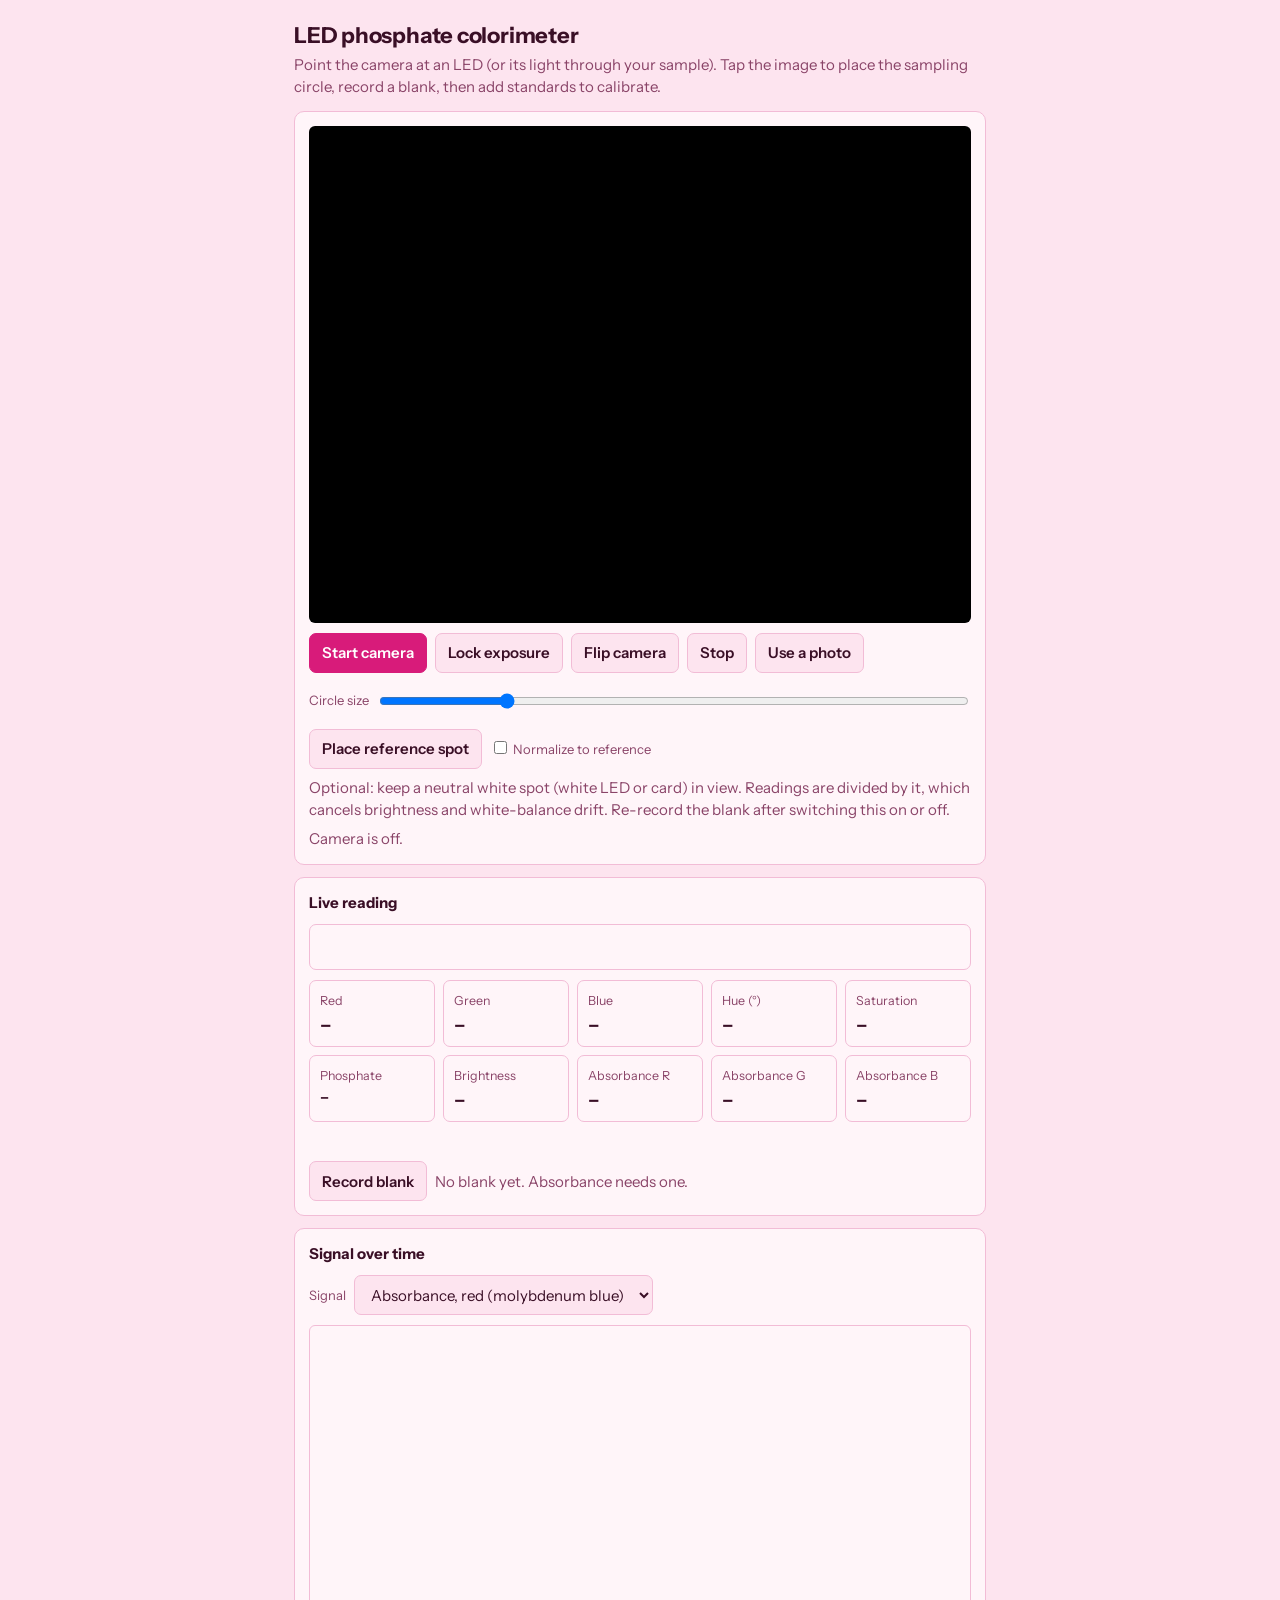
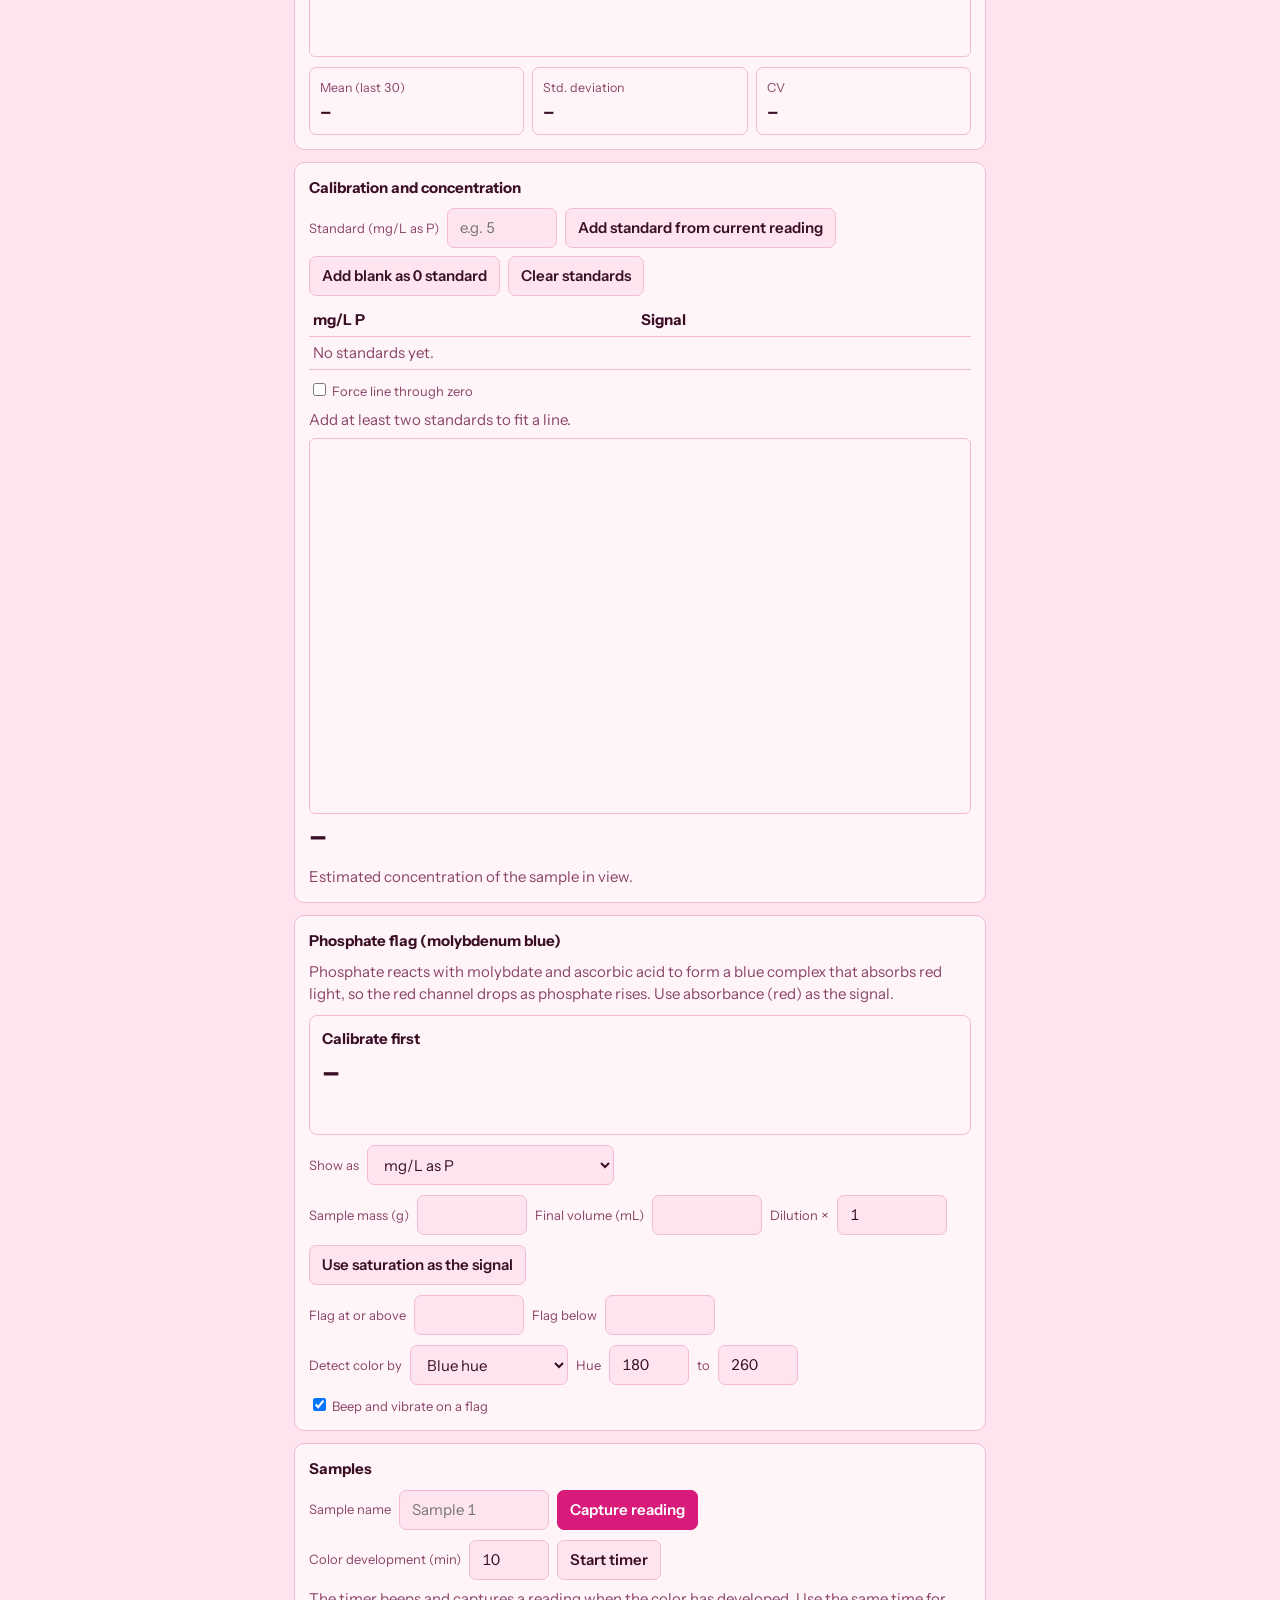
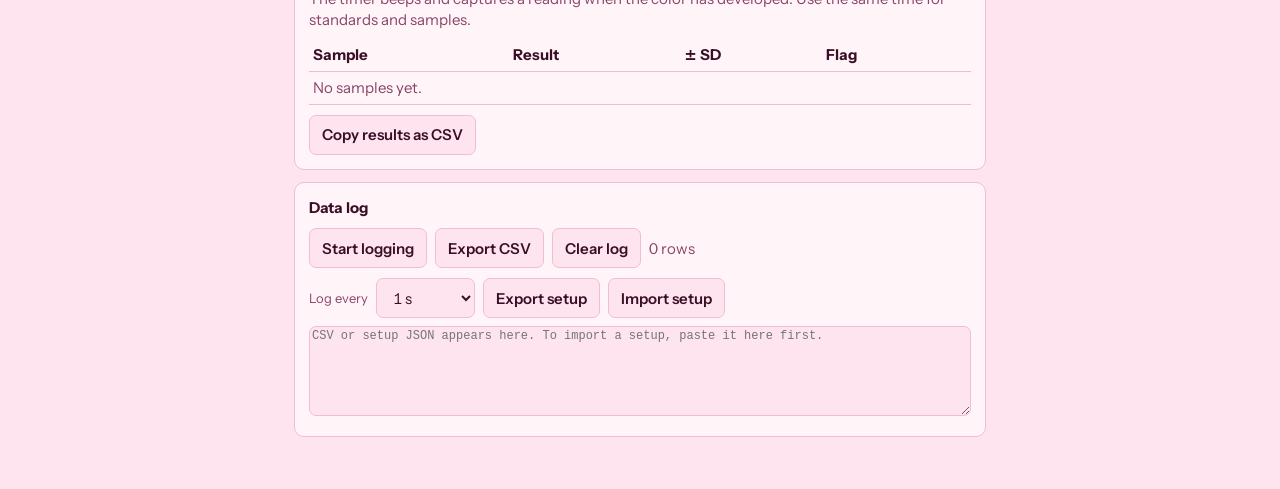
<file: public/assets/aistudio/LED_Phosphate_Colorimeter__1__3bb1140d.html>
<!doctype html>
<html lang="en"><head><meta charset="utf-8">
<meta name="viewport" content="width=device-width, initial-scale=1, viewport-fit=cover">
<title>LED Colorimeter</title>
<link href="https://fonts.googleapis.com/css2?family=Instrument+Sans:wght@400;600;700&display=swap" rel="stylesheet">
<style>
:root{--bg:#fde4ef;--card:#fff5f9;--tx:#3a0f26;--mu:#8a4468;--bd:#f2bcd6;--ac:#d81b7a;--ok:#0b7a5b;box-sizing:border-box;padding-top:env(safe-area-inset-top,0px);padding-bottom:env(safe-area-inset-bottom,0px)}
@media (prefers-color-scheme:dark){:root:not([data-theme="light"]){--bg:#2a0f1e;--card:#3a1529;--tx:#ffe6f1;--mu:#e0a3c0;--bd:#5c2442;--ac:#ff6fb0;--ok:#3ddc9f}}
:root[data-theme="dark"]{--bg:#2a0f1e;--card:#3a1529;--tx:#ffe6f1;--mu:#e0a3c0;--bd:#5c2442;--ac:#ff6fb0;--ok:#3ddc9f}
*{box-sizing:border-box}
html{scroll-padding-top:env(safe-area-inset-top,0px)}
body{margin:0;background:var(--bg);color:var(--tx);font:15px/1.45 "Instrument Sans",system-ui,sans-serif;font-variant-numeric:tabular-nums}
main{max-width:720px;margin:0 auto;padding:14px 14px 40px}
h1{font-size:22px;margin:6px 0 2px;letter-spacing:-.01em}
h2{font-size:15px;margin:0 0 10px}
.sub{color:var(--mu);margin:0 0 14px}
section{background:var(--card);border:1px solid var(--bd);border-radius:10px;padding:14px;margin-bottom:12px}
canvas{display:block;width:100%;border-radius:6px;background:#000}
#view{touch-action:none;aspect-ratio:4/3}
.row{display:flex;flex-wrap:wrap;gap:8px;align-items:center;margin-top:10px}
button,.btn,select,input{font:inherit;color:var(--tx);background:var(--bg);border:1px solid var(--bd);border-radius:7px;padding:8px 12px;min-height:40px}
button,.btn{cursor:pointer;font-weight:600}
button.p{background:var(--ac);border-color:var(--ac);color:#fff}
button:focus-visible,select:focus-visible,input:focus-visible{outline:2px solid var(--ac);outline-offset:2px}
input[type=range]{padding:0;min-height:32px;flex:1;min-width:120px}
input[type=number]{width:110px}
.grid{display:grid;grid-template-columns:repeat(auto-fit,minmax(110px,1fr));gap:8px}
.k{border:1px solid var(--bd);border-radius:7px;padding:8px 10px}
.k b{display:block;font-size:19px}
.k span{color:var(--mu);font-size:12.5px}
#sw{height:46px;border-radius:7px;border:1px solid var(--bd);margin-bottom:10px}
.msg{color:var(--mu);margin:8px 0 0;min-height:1.4em}
.warn{color:var(--ac);font-weight:600}
.big{font-size:30px;font-weight:700;letter-spacing:-.02em}
table{width:100%;border-collapse:collapse;margin-top:8px}
td,th{text-align:left;padding:5px 4px;border-bottom:1px solid var(--bd)}
.scroll{overflow-x:auto}
textarea{width:100%;height:90px;font:12px monospace;background:var(--bg);color:var(--tx);border:1px solid var(--bd);border-radius:7px;margin-top:8px}
label{color:var(--mu);font-size:13px}
</style></head><body><main>
<h1>LED phosphate colorimeter</h1>
<p class="sub">Point the camera at an LED (or its light through your sample). Tap the image to place the sampling circle, record a blank, then add standards to calibrate.</p>

<section>
<canvas id="view" aria-label="Camera view. Tap to place the sampling circle."></canvas>
<div class="row">
<button class="p" id="cam">Start camera</button>
<button id="lock">Lock exposure</button><button id="flip">Flip camera</button><button id="stop">Stop</button><button id="torch" hidden>Torch</button>
<label class="btn" for="file">Use a photo</label><input id="file" type="file" accept="image/*" hidden>
</div>
<div class="row"><label for="rad">Circle size</label><input id="rad" type="range" min="1" max="25" value="6"></div>
<div class="row"><button id="refB">Place reference spot</button><label><input type="checkbox" id="refOn" style="min-height:auto"> Normalize to reference</label></div>
<p class="msg">Optional: keep a neutral white spot (white LED or card) in view. Readings are divided by it, which cancels brightness and white-balance drift. Re-record the blank after switching this on or off.</p>
<p class="msg" id="status">Camera is off.</p>
</section>

<section>
<h2>Live reading</h2>
<div id="sw"></div>
<div class="grid">
<div class="k"><span>Red</span><b id="vR">–</b></div>
<div class="k"><span>Green</span><b id="vG">–</b></div>
<div class="k"><span>Blue</span><b id="vB">–</b></div>
<div class="k"><span>Hue (°)</span><b id="vH">–</b></div>
<div class="k"><span>Saturation</span><b id="vS">–</b></div>
<div class="k"><span>Phosphate</span><b id="vP" style="font-size:15px">–</b></div>
<div class="k"><span>Brightness</span><b id="vL">–</b></div>
<div class="k"><span>Absorbance R</span><b id="vAR">–</b></div>
<div class="k"><span>Absorbance G</span><b id="vAG">–</b></div>
<div class="k"><span>Absorbance B</span><b id="vAB">–</b></div>
</div>
<p class="msg" id="sat"></p>
<div class="row">
<button id="blank">Record blank</button>
<span class="msg" id="blankInfo" style="margin:0">No blank yet. Absorbance needs one.</span>
</div>
</section>

<section>
<h2>Signal over time</h2>
<div class="row" style="margin:0 0 10px"><label for="sig">Signal</label>
<select id="sig">
<option value="A_R">Absorbance, red (molybdenum blue)</option><option value="A_G">Absorbance, green</option><option value="A_B">Absorbance, blue</option>
<option value="Hue">Hue</option><option value="Sat">Saturation</option><option value="Lum">Brightness</option>
<option value="R">Red</option><option value="G">Green</option><option value="B">Blue</option></select></div>
<canvas id="chart" height="150" style="background:transparent;border:1px solid var(--bd)"></canvas>
<div class="grid" style="margin-top:10px">
<div class="k"><span>Mean (last 30)</span><b id="sMean">–</b></div>
<div class="k"><span>Std. deviation</span><b id="sSD">–</b></div>
<div class="k"><span>CV</span><b id="sCV">–</b></div>
</div>
</section>

<section>
<h2>Calibration and concentration</h2>
<div class="row" style="margin-top:0"><label for="conc">Standard (mg/L as P)</label><input id="conc" type="number" step="any" placeholder="e.g. 5"><button id="addStd">Add standard from current reading</button><button id="addB">Add blank as 0 standard</button><button id="clrStd">Clear standards</button></div>
<div class="scroll"><table><thead><tr><th>mg/L P</th><th>Signal</th><th></th></tr></thead><tbody id="stds"></tbody></table></div>
<div class="row"><label><input type="checkbox" id="z0" style="min-height:auto"> Force line through zero</label></div>
<p class="msg" id="fit">Add at least two standards to fit a line.</p>
<canvas id="calc" height="170" style="background:transparent;border:1px solid var(--bd);margin-top:8px" aria-label="Calibration curve"></canvas>
<div class="big" id="unk">–</div>
<p class="msg" id="unkNote">Estimated concentration of the sample in view.</p>
</section>

<section>
<h2>Phosphate flag (molybdenum blue)</h2>
<p class="sub" style="margin-bottom:10px">Phosphate reacts with molybdate and ascorbic acid to form a blue complex that absorbs red light, so the red channel drops as phosphate rises. Use absorbance (red) as the signal.</p>
<div id="flag" role="status" aria-live="polite" style="border-radius:8px;padding:12px;border:1px solid var(--bd)"><b id="flagT">Calibrate first</b><div class="big" id="flagV">–</div><div class="msg" id="flagN"></div></div>
<div class="row"><label for="unit">Show as</label><select id="unit"><option value="P">mg/L as P</option><option value="PO4">mg/L as PO₄</option><option value="pct">% w/v as P</option><option value="fs">% of top standard</option><option value="ww">% w/w as P (per sample mass)</option><option value="mgg">mg/g as P (per sample mass)</option></select></div>
<div class="row"><label for="sm">Sample mass (g)</label><input id="sm" type="number" step="any"><label for="sv">Final volume (mL)</label><input id="sv" type="number" step="any"><label for="dl">Dilution ×</label><input id="dl" type="number" step="any" value="1"></div>
<div class="row"><button id="useSat">Use saturation as the signal</button></div>
<div class="row"><label for="hiT">Flag at or above</label><input id="hiT" type="number" step="any"><label for="loT">Flag below</label><input id="loT" type="number" step="any"></div>
<div class="row"><label for="det">Detect color by</label><select id="det"><option value="hue">Blue hue</option><option value="abs">Absorbance rise</option></select><label for="h1">Hue</label><input id="h1" type="number" value="180" style="width:80px"><label for="h2">to</label><input id="h2" type="number" value="260" style="width:80px"></div>
<div class="row"><label><input type="checkbox" id="snd" checked style="min-height:auto"> Beep and vibrate on a flag</label></div>
</section>

<section>
<h2>Samples</h2>
<div class="row" style="margin-top:0"><label for="sname">Sample name</label><input id="sname" type="text" style="width:150px" placeholder="Sample 1"><button class="p" id="cap">Capture reading</button></div>
<div class="row"><label for="tmin">Color development (min)</label><input id="tmin" type="number" value="10" step="any" style="width:80px"><button id="tgo">Start timer</button><b id="tleft"></b></div>
<p class="msg">The timer beeps and captures a reading when the color has developed. Use the same time for standards and samples.</p>
<div class="scroll"><table><thead><tr><th>Sample</th><th>Result</th><th>± SD</th><th>Flag</th><th></th></tr></thead><tbody id="smp"></tbody></table></div>
<div class="row"><button id="smpCsv">Copy results as CSV</button></div>
</section>

<section>
<h2>Data log</h2>
<div class="row" style="margin-top:0"><button id="rec">Start logging</button><button id="csv">Export CSV</button><button id="clr">Clear log</button><span class="msg" id="logN" style="margin:0">0 rows</span></div>
<div class="row"><label for="lint">Log every</label><select id="lint"><option value="0">reading</option><option value="1" selected>1 s</option><option value="5">5 s</option><option value="30">30 s</option></select><button id="expS">Export setup</button><button id="impS">Import setup</button></div>
<textarea id="out" aria-label="CSV and setup text" placeholder="CSV or setup JSON appears here. To import a setup, paste it here first."></textarea>
</section>
</main>
<script>
const $=id=>document.getElementById(id);
const cv=$('view'),ctx=cv.getContext('2d',{willReadFrequently:true});
const vid=document.createElement('video');vid.playsInline=true;vid.muted=true;
let src=null,track=null,imgEl=null;
let roi={x:.5,y:.5,r:.06};
let blank=null,hist=[],cal=[],logging=false,log=[],lastUI=0,lastS=0,cur=null,t0=performance.now();
const status=t=>$('status').textContent=t;
const store=(k,v)=>{try{localStorage.setItem(k,JSON.stringify(v))}catch(e){}};
const load=k=>{try{return JSON.parse(localStorage.getItem(k))}catch(e){return null}};

blank=load('blank');cal=load('cal')||[];
if(blank)$('blankInfo').textContent='Blank saved: R '+blank.R.toFixed(0)+', G '+blank.G.toFixed(0)+', B '+blank.B.toFixed(0);

$('cam').onclick=async()=>{
  if(!navigator.mediaDevices||!navigator.mediaDevices.getUserMedia){status('This browser blocks camera access here. Open the page directly in Safari or Chrome over https, or use "Use a photo".');return}
  try{
    if(stream)stream.getTracks().forEach(t=>t.stop());const s=await navigator.mediaDevices.getUserMedia({video:{facingMode:{ideal:facing},width:{ideal:1280}},audio:false});
    stream=s;vid.srcObject=s;await vid.play();track=s.getVideoTracks()[0];src=vid;wake();caps();
    status('Camera on. Tap the image on the LED to place the circle.');$('cam').textContent='Restart camera';
  }catch(e){status('Camera blocked ('+(e.name||'error')+'). Allow camera access in the browser, or open this page outside the preview. You can also use "Use a photo".')}
};
$('lock').onclick=async()=>{
  if(!track){status('Start the camera first.');return}
  const c=track.getCapabilities?track.getCapabilities():{},adv={};
  if(c.exposureMode&&c.exposureMode.includes('manual'))adv.exposureMode='manual';
  if(c.whiteBalanceMode&&c.whiteBalanceMode.includes('manual'))adv.whiteBalanceMode='manual';
  if(c.focusMode&&c.focusMode.includes('manual'))adv.focusMode='manual';
  if(!Object.keys(adv).length){status('This phone does not allow manual exposure. Keep lighting and distance fixed, ideally inside a dark enclosure.');return}
  try{await track.applyConstraints({advanced:[adv]});status('Exposure, white balance and focus locked where supported.')}catch(e){status('Could not lock settings on this device.')}
};
$('file').onchange=e=>{
  const f=e.target.files[0];if(!f)return;
  const im=new Image();im.onload=()=>{imgEl=im;src=im;status('Photo loaded. Tap the LED to sample it.')};im.src=URL.createObjectURL(f);
};
$('rad').oninput=e=>roi.r=e.target.value/100;
let down=false;
const place=e=>{const r=cv.getBoundingClientRect(),T=placing==='ref'?ref:roi;T.x=Math.min(1,Math.max(0,(e.clientX-r.left)/r.width));T.y=Math.min(1,Math.max(0,(e.clientY-r.top)/r.height))};
cv.addEventListener('pointerdown',e=>{down=true;place(e);if(placing==='ref'){placing='roi';down=false;ref.on=true;$('refOn').checked=true;hist=[];$('refB').textContent='Place reference spot';status('Reference placed. Re-record the blank.')}});
cv.addEventListener('pointermove',e=>{if(down)place(e)});
addEventListener('pointerup',()=>down=false);

function hsv(R,G,B){const r=R/255,g=G/255,b=B/255,mx=Math.max(r,g,b),mn=Math.min(r,g,b),d=mx-mn;let h=0;
  if(d){h=mx===r?((g-b)/d)%6:mx===g?(b-r)/d+2:(r-g)/d+4;h*=60;if(h<0)h+=360}
  return{h,s:mx?d/mx:0,v:mx}}
function sigs(R,G,B){
  const p=hsv(R,G,B),o={R,G,B,Hue:p.h,Sat:p.s*100,Lum:.2126*R+.7152*G+.0722*B,A_R:NaN,A_G:NaN,A_B:NaN};
  if(blank){o.A_R=-Math.log10(Math.max(R,1)/Math.max(blank.R,1));o.A_G=-Math.log10(Math.max(G,1)/Math.max(blank.G,1));o.A_B=-Math.log10(Math.max(B,1)/Math.max(blank.B,1))}
  return o}
const avg=(a,k)=>a.reduce((s,x)=>s+x[k],0)/a.length;
const mean=a=>a.reduce((s,x)=>s+x,0)/a.length;
const sd=a=>{if(a.length<2)return 0;const m=mean(a);return Math.sqrt(a.reduce((s,x)=>s+(x-m)**2,0)/(a.length-1))};
const fmt=(v,d=2)=>Number.isFinite(v)?v.toFixed(d):'–';

function loop(ts){
  if(src){
    const vw=src===vid?vid.videoWidth:src.naturalWidth,vh=src===vid?vid.videoHeight:src.naturalHeight;
    if(vw){
      const w=Math.min(640,vw),h=Math.round(vh*w/vw);
      if(cv.width!==w||cv.height!==h){cv.width=w;cv.height=h;cv.style.aspectRatio=w+'/'+h}
      ctx.drawImage(src,0,0,w,h);
      const rr=Math.max(3,Math.round(roi.r*w)),cx=Math.round(roi.x*w),cy=Math.round(roi.y*h),rx=Math.round(ref.x*w),ry=Math.round(ref.y*h);
      if(ts-lastS>90){lastS=ts;
        const a=meas(cx,cy,rr,w,h);
        if(a){
          if(ref.on){const q=meas(rx,ry,rr,w,h);if(q&&q.R>5&&q.G>5&&q.B>5){a.R=a.R/q.R*200;a.G=a.G/q.G*200;a.B=a.B/q.B*200}}
          cur={t:(performance.now()-t0)/1000,...a};hist.push(cur);if(hist.length>600)hist.shift();logTick()}
      }
      mark(cx,cy,rr,'#ff4fa3');if(ref.on)mark(rx,ry,rr,'#38bdf8')
    }
  }
  if(ts-lastUI>250){lastUI=ts;ui()}
  requestAnimationFrame(loop)
}

function smooth(){const a=hist.slice(-8);if(!a.length)return null;return{R:avg(a,'R'),G:avg(a,'G'),B:avg(a,'B'),sat:avg(a,'sat')}}
function fit(){
  const pts=cal.map(c=>({x:c.c,y:c.s})).filter(p=>Number.isFinite(p.y)&&Number.isFinite(p.x)),n=pts.length;
  if(n<2)return null;
  const z=$('z0').checked,mx=mean(pts.map(p=>p.x)),my=mean(pts.map(p=>p.y));let m,b;
  if(z){const sxy=pts.reduce((a,p)=>a+p.x*p.y,0),sxx=pts.reduce((a,p)=>a+p.x*p.x,0);if(!sxx)return null;m=sxy/sxx;b=0}
  else{let sxx=0,sxy=0;pts.forEach(p=>{sxx+=(p.x-mx)**2;sxy+=(p.x-mx)*(p.y-my)});if(!sxx)return null;m=sxy/sxx;b=my-m*mx}
  const ssr=pts.reduce((a,p)=>a+(p.y-(m*p.x+b))**2,0),sst=pts.reduce((a,p)=>a+(p.y-my)**2,0),xs=pts.map(p=>p.x);
  return{m,b,r2:sst?1-ssr/sst:1,n,min:Math.min(...xs),max:Math.max(...xs)}}
function predict(s){const f=fit();if(!f||!f.m)return NaN;return(s[$('sig').value]-f.b)/f.m}

function ui(){
  const m=smooth();if(!m)return;
  const s=sigs(m.R,m.G,m.B);
  $('sw').style.background='rgb('+[m.R,m.G,m.B].map(Math.round)+')';
  $('vR').textContent=fmt(s.R,0);$('vG').textContent=fmt(s.G,0);$('vB').textContent=fmt(s.B,0);
  $('vH').textContent=fmt(s.Hue,0);$('vS').textContent=fmt(s.Sat,0)+'%';$('vL').textContent=fmt(s.Lum,0);
  $('vAR').textContent=fmt(s.A_R,3);$('vAG').textContent=fmt(s.A_G,3);$('vAB').textContent=fmt(s.A_B,3);
  const el=$('sat');
  if(m.sat>.05){el.className='msg warn';el.textContent='The LED is saturating the sensor ('+Math.round(m.sat*100)+'% of the circle). Move back or lower brightness, or readings will flatten.'}
  else if(s.Lum<20){el.className='msg warn';el.textContent='Very dark. Readings will be noisy; aim at the LED.'}
  else{el.className='msg';el.textContent=''}
  const k=$('sig').value,arr=hist.map(h=>sigs(h.R,h.G,h.B)[k]),last=arr.slice(-30).filter(Number.isFinite);
  if(last.length){const mu=mean(last),sg=sd(last);$('sMean').textContent=fmt(mu,3);$('sSD').textContent=fmt(sg,3);$('sCV').textContent=mu?fmt(Math.abs(sg/mu)*100,1)+'%':'–'}
  chart(arr);
  const f=fit();
  phos(s,f,k);calChart(f);
  if(f){
    $('fit').textContent='y = '+fmt(f.m,4)+' x '+(f.b<0?'− ':'+ ')+fmt(Math.abs(f.b),4)+'   R² = '+fmt(f.r2,4)+'   ('+f.n+' standards)'+lodTxt(f,k)+(f.r2<.98?'   Poor fit: recheck standards.':'')+(f.n<5?'   Tip: 5+ standards recommended.':'');
    const c=(s[k]-f.b)/f.m;
    $('unk').textContent=Number.isFinite(c)?fmt(c,3):'–';
    {const u=U[$('unit').value],d=u.f(c,f);$('vP').textContent=Number.isFinite(d)?fmt(d,u.d)+' '+u.l:'–'}
    $('unkNote').textContent=Number.isFinite(c)&&(c<f.min||c>f.max)?'Outside the standards ('+f.min+' to '+f.max+'). Treat as an extrapolation.':'Estimated concentration of the sample in view.';
    $('unkNote').className=Number.isFinite(c)&&(c<f.min||c>f.max)?'msg warn':'msg';
  }else{$('fit').textContent=k.startsWith('A_')&&!blank?'Absorbance needs a blank. Record one first.':'Add at least two standards to fit a line.';$('unk').textContent='–';$('vP').textContent='–'}
}

function chart(arr){
  const c=$('chart'),dpr=devicePixelRatio||1,W=c.clientWidth,H=150;
  const cw=Math.round(W*dpr);if(c.width!==cw){c.width=cw;c.height=H*dpr}
  const g=c.getContext('2d');g.setTransform(dpr,0,0,dpr,0,0);g.clearRect(0,0,W,H);
  const v=arr.slice(-240).filter(Number.isFinite);if(v.length<2){return}
  let lo=Math.min(...v),hi=Math.max(...v);if(hi-lo<1e-6){lo-=.5;hi+=.5}const pad=(hi-lo)*.1;lo-=pad;hi+=pad;
  const cs=getComputedStyle(document.documentElement);
  g.strokeStyle=cs.getPropertyValue('--bd');g.fillStyle=cs.getPropertyValue('--mu');g.font='11px sans-serif';g.lineWidth=1;
  for(let i=0;i<=3;i++){const y=8+(H-16)*i/3;g.beginPath();g.moveTo(40,y);g.lineTo(W,y);g.stroke();g.fillText((hi-(hi-lo)*i/3).toFixed(2),2,y+4)}
  g.strokeStyle=cs.getPropertyValue('--ac').trim();g.lineWidth=2;g.beginPath();
  v.forEach((y,i)=>{const px=40+(W-44)*i/(v.length-1),py=8+(H-16)*(1-(y-lo)/(hi-lo));i?g.lineTo(px,py):g.moveTo(px,py)});g.stroke()
}

$('sig').onchange=()=>{cal.forEach(c=>c.s=NaN);redrawStds();ui()};
$('blank').onclick=()=>{
  const a=hist.slice(-20);if(a.length<5){status('Start the camera or load a photo first.');return}
  blank={R:avg(a,'R'),G:avg(a,'G'),B:avg(a,'B')};blank.sd={};['R','G','B'].forEach(c=>blank.sd['A_'+c]=sd(a.map(h=>-Math.log10(Math.max(h[c],1)/Math.max(blank[c],1)))));store('blank',blank);
  $('blankInfo').textContent='Blank saved: R '+blank.R.toFixed(0)+', G '+blank.G.toFixed(0)+', B '+blank.B.toFixed(0);
  recalcStds()
};
function curSig(){const m=smooth();return m?sigs(m.R,m.G,m.B):null}
$('addStd').onclick=()=>{
  const c=parseFloat($('conc').value);if(!Number.isFinite(c)){status('Enter the standard\u2019s concentration first.');return}
  const m=smooth();if(!m){status('No reading yet.');return}
  const raw=sigs(m.R,m.G,m.B);
  cal.push({c,raw:{R:m.R,G:m.G,B:m.B},s:raw[$('sig').value]});recalcStds();$('conc').value=''
};
function recalcStds(){cal.forEach(c=>c.s=sigs(c.raw.R,c.raw.G,c.raw.B)[$('sig').value]);store('cal',cal);redrawStds()}
function redrawStds(){
  cal.forEach(c=>{if(!Number.isFinite(c.s)&&c.raw)c.s=sigs(c.raw.R,c.raw.G,c.raw.B)[$('sig').value]});
  $('stds').innerHTML=cal.map((c,i)=>'<tr><td>'+c.c+'</td><td>'+fmt(c.s,4)+'</td><td><button data-i="'+i+'" aria-label="Remove standard">Remove</button></td></tr>').join('')||'<tr><td colspan="3" style="color:var(--mu)">No standards yet.</td></tr>';
  document.querySelectorAll('#stds button').forEach(b=>b.onclick=()=>{cal.splice(+b.dataset.i,1);store('cal',cal);redrawStds()})
}
$('rec').onclick=()=>{logging=!logging;$('rec').textContent=logging?'Stop logging':'Start logging'};
$('clr').onclick=()=>{log=[];$('logN').textContent='0 rows';$('out').value=''};
$('csv').onclick=async()=>{
  if(!log.length){status('Log is empty. Start logging first.');return}
  const h=['t_s','R','G','B','Hue','Sat_pct','Brightness','A_R','A_G','A_B','conc_mgL_P','flag'];
  const t=[h.join(',')].concat(log.map(r=>[r.t,r.R,r.G,r.B,r.Hue,r.Sat,r.Lum,r.A_R,r.A_G,r.A_B,r.conc,r.flag].map(v=>typeof v==='string'?v:Number.isFinite(v)?(+v).toFixed(4):'').join(','))).join('\n');
  $('out').value=t;$('out').select();
  try{await navigator.clipboard.writeText(t);status('CSV copied to clipboard.')}catch(e){status('CSV is in the box below. Copy it into a spreadsheet.')}
};
let fl={since:0,last:'',res:''};
const U={P:{l:'mg/L as P',f:c=>c,d:3},PO4:{l:'mg/L as PO\u2084',f:c=>c*3.066,d:3},pct:{l:'% w/v as P',f:c=>c/1e4,d:5},fs:{l:'% of top standard',f:(c,f)=>c/f.max*100,d:1},ww:{l:'% w/w as P',f:c=>pm(c,1e4),d:4},mgg:{l:'mg/g as P',f:c=>pm(c,1e3),d:3}};
function pm(c,k){const m=+$('sm').value,v=+$('sv').value;return m>0&&v>0?c*v*(+$('dl').value||1)/(m*k):NaN}
function hueOK(s){const a=+$('h1').value,b=+$('h2').value;return s.Sat>=6&&(a<=b?s.Hue>=a&&s.Hue<=b:s.Hue>=a||s.Hue<=b)}
function lodTxt(f,k){return blank&&blank.sd&&blank.sd[k]?'   LOD \u2248 '+fmt(3.3*blank.sd[k]/Math.abs(f.m),3)+' mg/L P':''}
function beep(hi){if(!$('snd').checked)return;try{const a=new(window.AudioContext||window.webkitAudioContext)(),o=a.createOscillator(),g=a.createGain();o.frequency.value=hi?880:440;g.gain.value=.15;o.connect(g);g.connect(a.destination);o.start();o.stop(a.currentTime+.25)}catch(e){}try{navigator.vibrate&&navigator.vibrate(hi?[200,100,200]:100)}catch(e){}}
function phos(s,f,k){
  const T=$('flagT'),V=$('flagV'),N=$('flagN'),box=$('flag');
  const paint=(t,v,n,c)=>{T.textContent=t;V.textContent=v;N.textContent=n;box.style.background=c?'color-mix(in srgb,'+c+' 16%,transparent)':'';box.style.borderColor=c||'var(--bd)'};
  fl.res='';
  if(!f||!f.m){fl.last='';paint('Calibrate first','–','Record a blank, then add at least two phosphate standards.');return}
  const hue=$('det').value==='hue',det=hue?hueOK(s):s.A_R>0.01;
  if(!det){fl.last='';fl.since=0;paint(hue?'Waiting for the blue color':'Waiting for absorbance to rise','–','Place the reacted sample in front of the LED.');return}
  const vals=hist.slice(-15).map(h=>sigs(h.R,h.G,h.B)[k]).filter(Number.isFinite);
  if(vals.length<15||sd(vals)>(k.startsWith('A_')?0.004:2)){fl.since=0;paint('Blue detected, settling','–','Hold still. A result locks after 2 seconds of steady readings.','var(--mu)');return}
  if(!fl.since)fl.since=performance.now();
  if(performance.now()-fl.since<2000){paint('Blue detected, settling','–','Steady, confirming…','var(--mu)');return}
  const c=(mean(vals)-f.b)/f.m,u=U[$('unit').value],d=u.f(c,f),hi=parseFloat($('hiT').value),lo=parseFloat($('loT').value);
  const lod=blank&&blank.sd&&blank.sd[k]?3.3*blank.sd[k]/Math.abs(f.m):NaN;
  if(!Number.isFinite(d)){paint('Enter sample mass and volume','–','Needed to convert mg/L into an amount per sample mass.','var(--mu)');return}
  let st='OK',col='var(--ok)',t='Within range';
  if(Number.isFinite(lod)&&c<lod){st='BDL';t='Below detection limit';col='var(--mu)'}
  else if(Number.isFinite(hi)&&d>=hi){st='HIGH';t='Phosphate flagged: at or above limit';col='var(--ac)'}
  else if(Number.isFinite(lo)&&d<lo){st='LOW';t='Phosphate flagged: below limit';col='var(--ac)'}
  fl.res=st;
  paint(t,fmt(d,u.d)+' '+u.l,(c<f.min||c>f.max?'Outside your standards ('+f.min+' to '+f.max+' mg/L P). Treat as an estimate. ':'')+'Mean of 15 steady readings.',col);
  if(fl.last!==st){fl.last=st;if(st==='HIGH'||st==='LOW')beep(st==='HIGH')}
}
const SET=['unit','hiT','loT','det','h1','h2','sm','sv','dl'],sv=load('ph')||{};
SET.forEach(id=>{if(sv[id]!==undefined)$(id).value=sv[id];$(id).onchange=()=>{const o={};SET.forEach(i=>o[i]=$(i).value);store('ph',o)}});
$('useSat').onclick=()=>{$('sig').value='Sat';$('sig').onchange();status('Signal set to saturation. Record a blank and add standards with this signal.')};
let stream=null,facing='environment',placing='roi',ref={on:false,x:.2,y:.5},lastLog=-1e9,torchOn=false,tint=null,samples=load('smp')||[];
function meas(cx,cy,rr,w,h){
  const x0=Math.max(0,cx-rr),y0=Math.max(0,cy-rr),x1=Math.min(w,cx+rr),y1=Math.min(h,cy+rr);
  if(x1<=x0||y1<=y0)return null;
  const d=ctx.getImageData(x0,y0,x1-x0,y1-y0).data,W=x1-x0;let R=0,G=0,B=0,n=0,sat=0;
  for(let y=0;y<y1-y0;y++)for(let x=0;x<W;x++){const dx=x+x0-cx,dy=y+y0-cy;if(dx*dx+dy*dy>rr*rr)continue;const i=(y*W+x)*4;R+=d[i];G+=d[i+1];B+=d[i+2];n++;if(d[i]>=250||d[i+1]>=250||d[i+2]>=250)sat++}
  return n?{R:R/n,G:G/n,B:B/n,sat:sat/n}:null}
function mark(cx,cy,rr,col){ctx.lineWidth=2;ctx.strokeStyle='#fff';ctx.beginPath();ctx.arc(cx,cy,rr+2,0,7);ctx.stroke();ctx.strokeStyle=col;ctx.beginPath();ctx.arc(cx,cy,rr,0,7);ctx.stroke()}
function logTick(){if(!logging||!cur||cur.t-lastLog<+$('lint').value)return;lastLog=cur.t;const s=sigs(cur.R,cur.G,cur.B);log.push({t:cur.t,...s,conc:predict(s),flag:fl.res||''});if(log.length>20000)log.shift();$('logN').textContent=log.length+' rows'}
$('stop').onclick=()=>{if(stream){stream.getTracks().forEach(t=>t.stop());stream=null;track=null;src=null;$('torch').hidden=true;status('Camera stopped.')}};
$('flip').onclick=()=>{facing=facing==='environment'?'user':'environment';$('cam').onclick()};
function caps(){const c=track&&track.getCapabilities?track.getCapabilities():{};$('torch').hidden=!c.torch}
$('torch').onclick=async()=>{torchOn=!torchOn;try{await track.applyConstraints({advanced:[{torch:torchOn}]})}catch(e){status('Torch not available on this camera.')}};
async function wake(){try{if(navigator.wakeLock)await navigator.wakeLock.request('screen')}catch(e){}}
$('refB').onclick=()=>{placing=placing==='ref'?'roi':'ref';$('refB').textContent=placing==='ref'?'Now tap the reference spot':'Place reference spot'};
$('refOn').onchange=e=>{ref.on=e.target.checked;hist=[];status('Re-record the blank after changing normalization.')};
$('addB').onclick=()=>{if(!blank){status('Record a blank first.');return}cal.push({c:0,raw:{R:blank.R,G:blank.G,B:blank.B},s:NaN});recalcStds()};
$('clrStd').onclick=()=>{cal=[];store('cal',cal);redrawStds()};
function calChart(f){
  const c=$('calc'),dpr=devicePixelRatio||1,W=c.clientWidth,H=170,cw=Math.round(W*dpr);
  if(c.width!==cw){c.width=cw;c.height=H*dpr}
  const g=c.getContext('2d');g.setTransform(dpr,0,0,dpr,0,0);g.clearRect(0,0,W,H);
  const pts=cal.filter(p=>Number.isFinite(p.s));if(!pts.length)return;
  const xs=pts.map(p=>p.c),ys=pts.map(p=>p.s);let x0=Math.min(...xs,0),x1=Math.max(...xs)||1,y0=Math.min(...ys),y1=Math.max(...ys);
  if(f){y0=Math.min(y0,f.m*x0+f.b);y1=Math.max(y1,f.m*x1+f.b)}if(y1-y0<1e-6){y0-=.5;y1+=.5}
  const cs=getComputedStyle(document.documentElement),ac=cs.getPropertyValue('--ac').trim(),px=x=>40+(W-52)*(x-x0)/(x1-x0||1),py=y=>H-22-(H-34)*(y-y0)/(y1-y0);
  g.strokeStyle=cs.getPropertyValue('--bd');g.fillStyle=cs.getPropertyValue('--mu');g.font='11px sans-serif';g.lineWidth=1;g.strokeRect(40,12,W-52,H-34);
  g.fillText(y1.toFixed(2),2,18);g.fillText(y0.toFixed(2),2,H-22);g.fillText(x0+'',40,H-6);g.fillText(x1.toFixed(2)+' mg/L P',W-100,H-6);
  if(f){g.strokeStyle=ac;g.lineWidth=2;g.beginPath();g.moveTo(px(x0),py(f.m*x0+f.b));g.lineTo(px(x1),py(f.m*x1+f.b));g.stroke()}
  g.fillStyle=ac;pts.forEach(p=>{g.beginPath();g.arc(px(p.c),py(p.s),4,0,7);g.fill()});
  const m=smooth();if(m&&f){const v=sigs(m.R,m.G,m.B)[$('sig').value];if(Number.isFinite(v)&&v>=y0&&v<=y1){g.strokeStyle=cs.getPropertyValue('--tx');g.setLineDash([4,3]);g.beginPath();g.moveTo(40,py(v));g.lineTo(W-12,py(v));g.stroke();g.setLineDash([])}}
}
const esc=t=>String(t).replace(/[&<>"]/g,c=>({'&':'&amp;','<':'&lt;','>':'&gt;','"':'&quot;'}[c]));
function capture(){
  const f=fit(),k=$('sig').value;if(!f){status('Calibrate first: record a blank and add standards.');return}
  const a=hist.slice(-30);if(a.length<10){status('No reading yet.');return}
  const cs=a.map(h=>(sigs(h.R,h.G,h.B)[k]-f.b)/f.m).filter(Number.isFinite);if(!cs.length)return;
  const c=mean(cs),u=U[$('unit').value],d=u.f(c,f),dsd=Math.abs(u.f(sd(cs),f)),hi=parseFloat($('hiT').value),lo=parseFloat($('loT').value);
  let fg='';if(Number.isFinite(d)){fg='OK';if(Number.isFinite(hi)&&d>=hi)fg='HIGH';else if(Number.isFinite(lo)&&d<lo)fg='LOW'}
  samples.push({n:$('sname').value.trim()||('Sample '+(samples.length+1)),v:d,sd:dsd,u:u.l,dd:u.d,fg});
  store('smp',samples);drawSmp();$('sname').value='';if(fg==='HIGH'||fg==='LOW')beep(fg==='HIGH')}
function drawSmp(){
  $('smp').innerHTML=samples.map((x,i)=>'<tr><td>'+esc(x.n)+'</td><td>'+fmt(x.v,x.dd)+' '+esc(x.u)+'</td><td>'+fmt(x.sd,x.dd)+'</td><td>'+(x.fg||'–')+'</td><td><button data-i="'+i+'" aria-label="Remove sample">Remove</button></td></tr>').join('')||'<tr><td colspan="5" style="color:var(--mu)">No samples yet.</td></tr>';
  document.querySelectorAll('#smp button').forEach(b=>b.onclick=()=>{samples.splice(+b.dataset.i,1);store('smp',samples);drawSmp()})}
$('cap').onclick=capture;
$('tgo').onclick=()=>{
  if(tint){clearInterval(tint);tint=null;$('tleft').textContent='';$('tgo').textContent='Start timer';return}
  const end=Date.now()+(+$('tmin').value||10)*60000;$('tgo').textContent='Cancel timer';
  tint=setInterval(()=>{const l=end-Date.now();if(l<=0){clearInterval(tint);tint=null;$('tgo').textContent='Start timer';$('tleft').textContent='Captured';beep(false);capture();return}$('tleft').textContent=Math.floor(l/60000)+':'+String(Math.floor(l/1000)%60).padStart(2,'0')},500)};
$('smpCsv').onclick=async()=>{
  const t=['sample,value,sd,unit,flag'].concat(samples.map(x=>[JSON.stringify(x.n),fmt(x.v,x.dd),fmt(x.sd,x.dd),JSON.stringify(x.u),x.fg].join(','))).join('\n');
  $('out').value=t;$('out').select();try{await navigator.clipboard.writeText(t);status('Sample results copied.')}catch(e){status('Sample CSV is in the box under Data log.')}};
$('expS').onclick=()=>{$('out').value=JSON.stringify({blank,cal,ph:load('ph')||{},sig:$('sig').value});$('out').select();try{navigator.clipboard.writeText($('out').value)}catch(e){}status('Setup JSON is in the box. Paste it on another phone and tap Import setup.')};
$('impS').onclick=()=>{
  try{const o=JSON.parse($('out').value);
    if(o.blank&&Number.isFinite(+o.blank.R)&&Number.isFinite(+o.blank.G)&&Number.isFinite(+o.blank.B)){blank={R:+o.blank.R,G:+o.blank.G,B:+o.blank.B,sd:o.blank.sd&&typeof o.blank.sd==='object'?o.blank.sd:undefined};store('blank',blank);$('blankInfo').textContent='Blank loaded from setup.'}
    if(Array.isArray(o.cal)){cal=o.cal.filter(x=>x&&Number.isFinite(+x.c)&&x.raw&&Number.isFinite(+x.raw.R)&&Number.isFinite(+x.raw.G)&&Number.isFinite(+x.raw.B)).map(x=>({c:+x.c,raw:{R:+x.raw.R,G:+x.raw.G,B:+x.raw.B},s:NaN}));store('cal',cal)}
    if(o.ph&&typeof o.ph==='object'){store('ph',o.ph);SET.forEach(i=>{if(o.ph[i]!==undefined)$(i).value=o.ph[i]})}
    if(typeof o.sig==='string'&&[...$('sig').options].some(op=>op.value===o.sig))$('sig').value=o.sig;
    recalcStds();status('Setup imported.')}catch(e){status('Could not read that setup. Paste the exported JSON into the box first.')}};
drawSmp();
redrawStds();requestAnimationFrame(loop);
</script></body></html>
</file>
